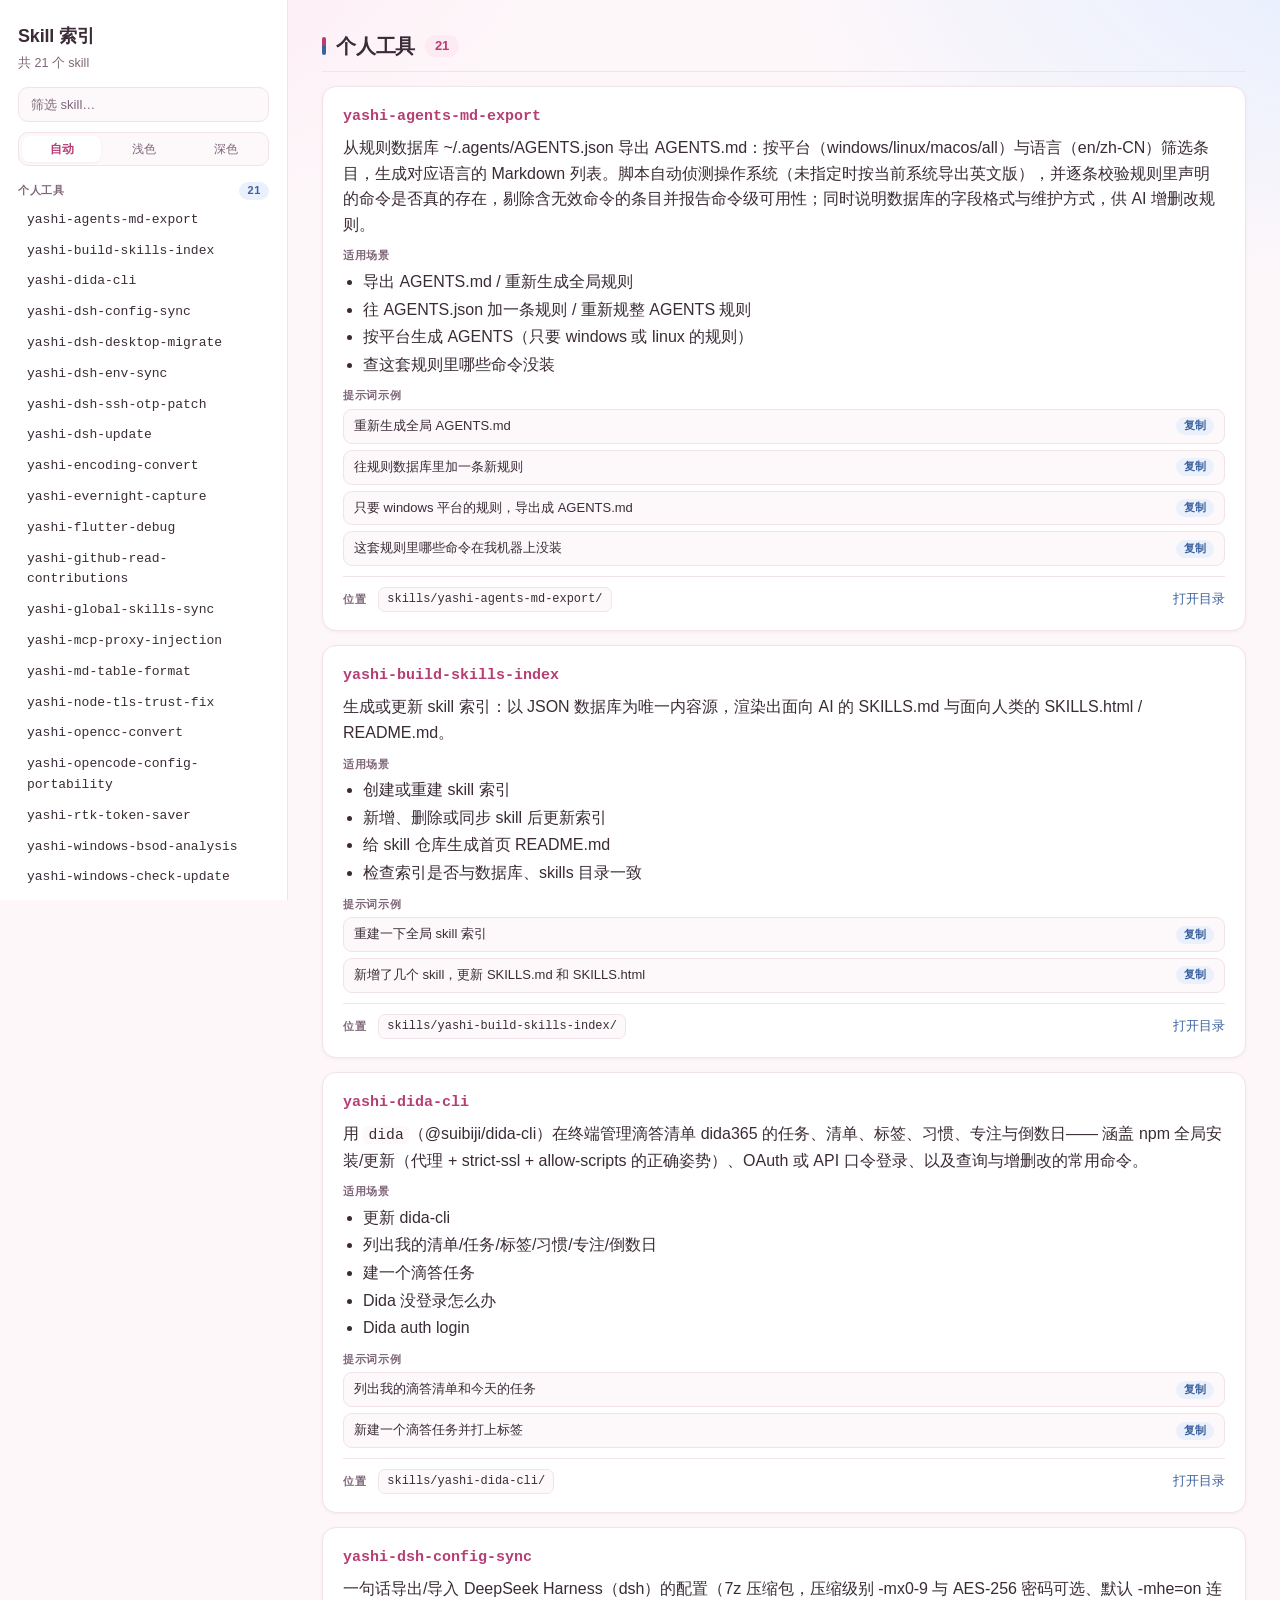
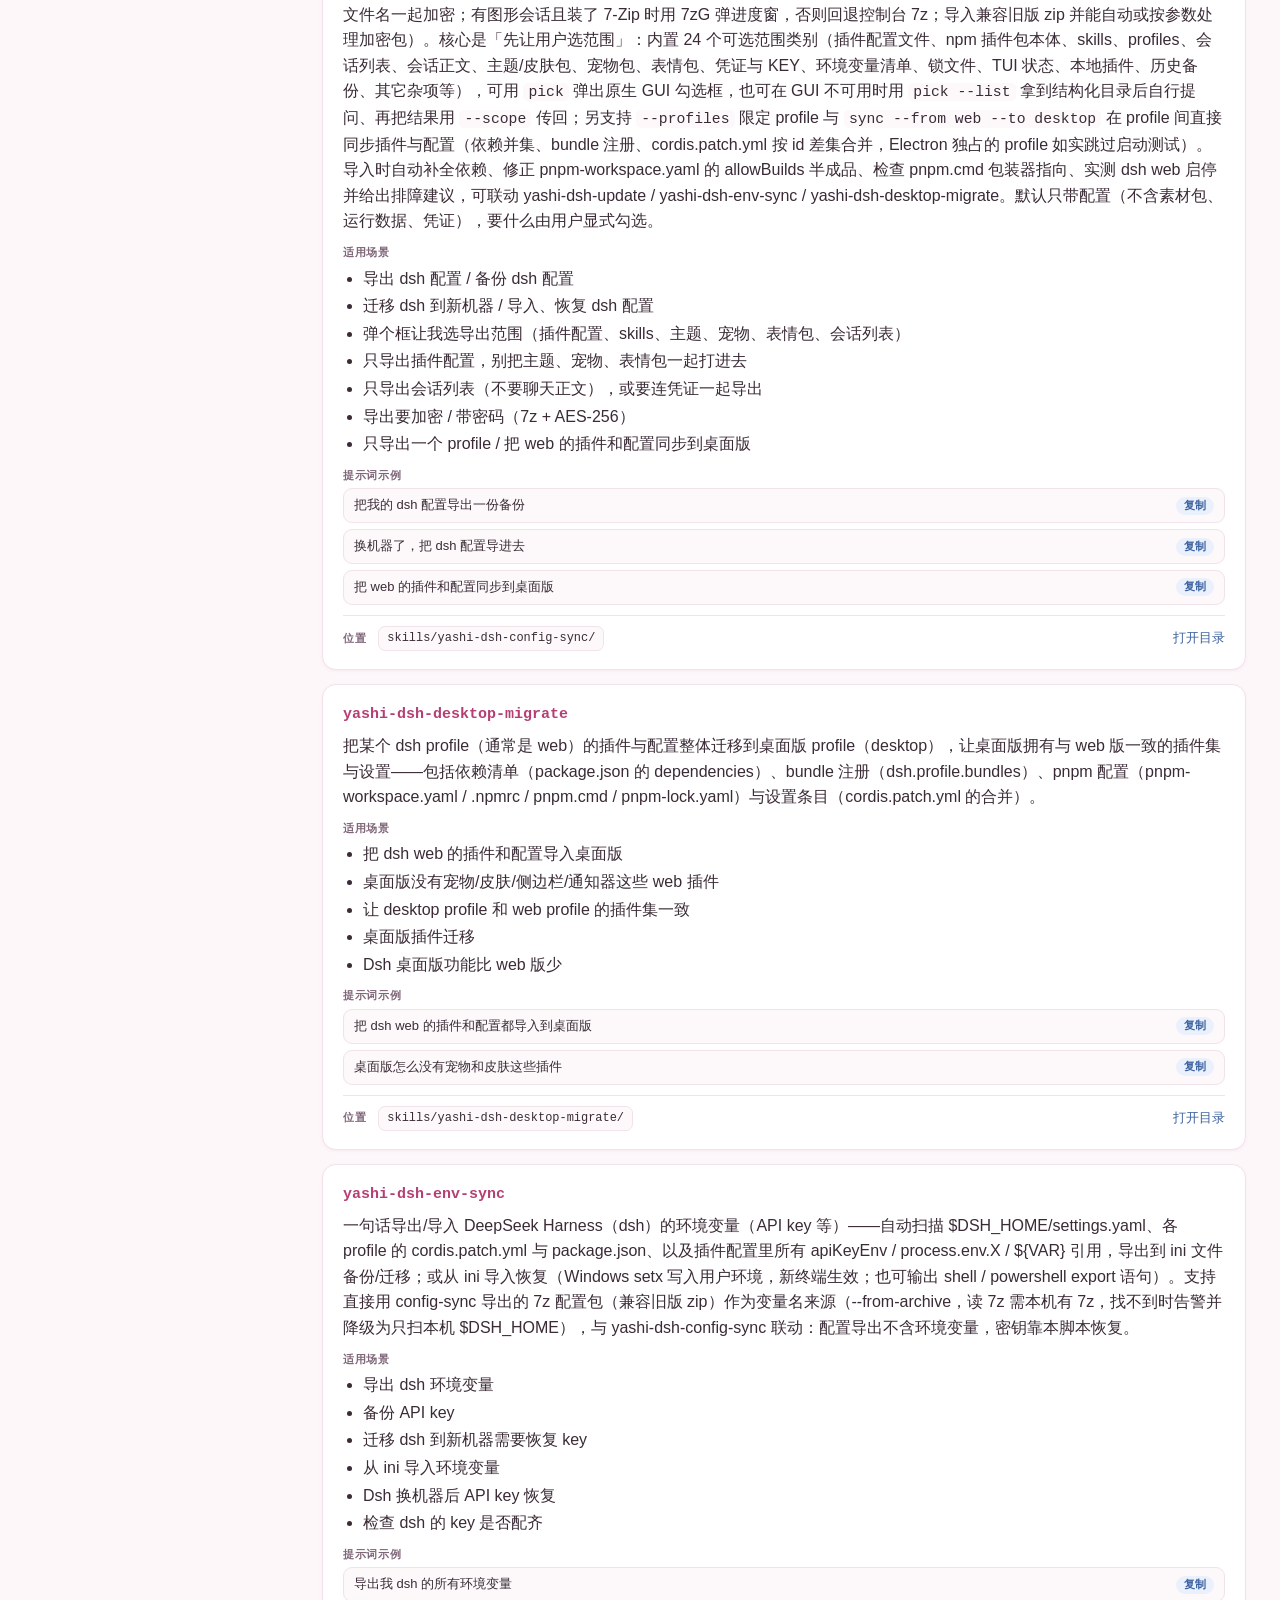
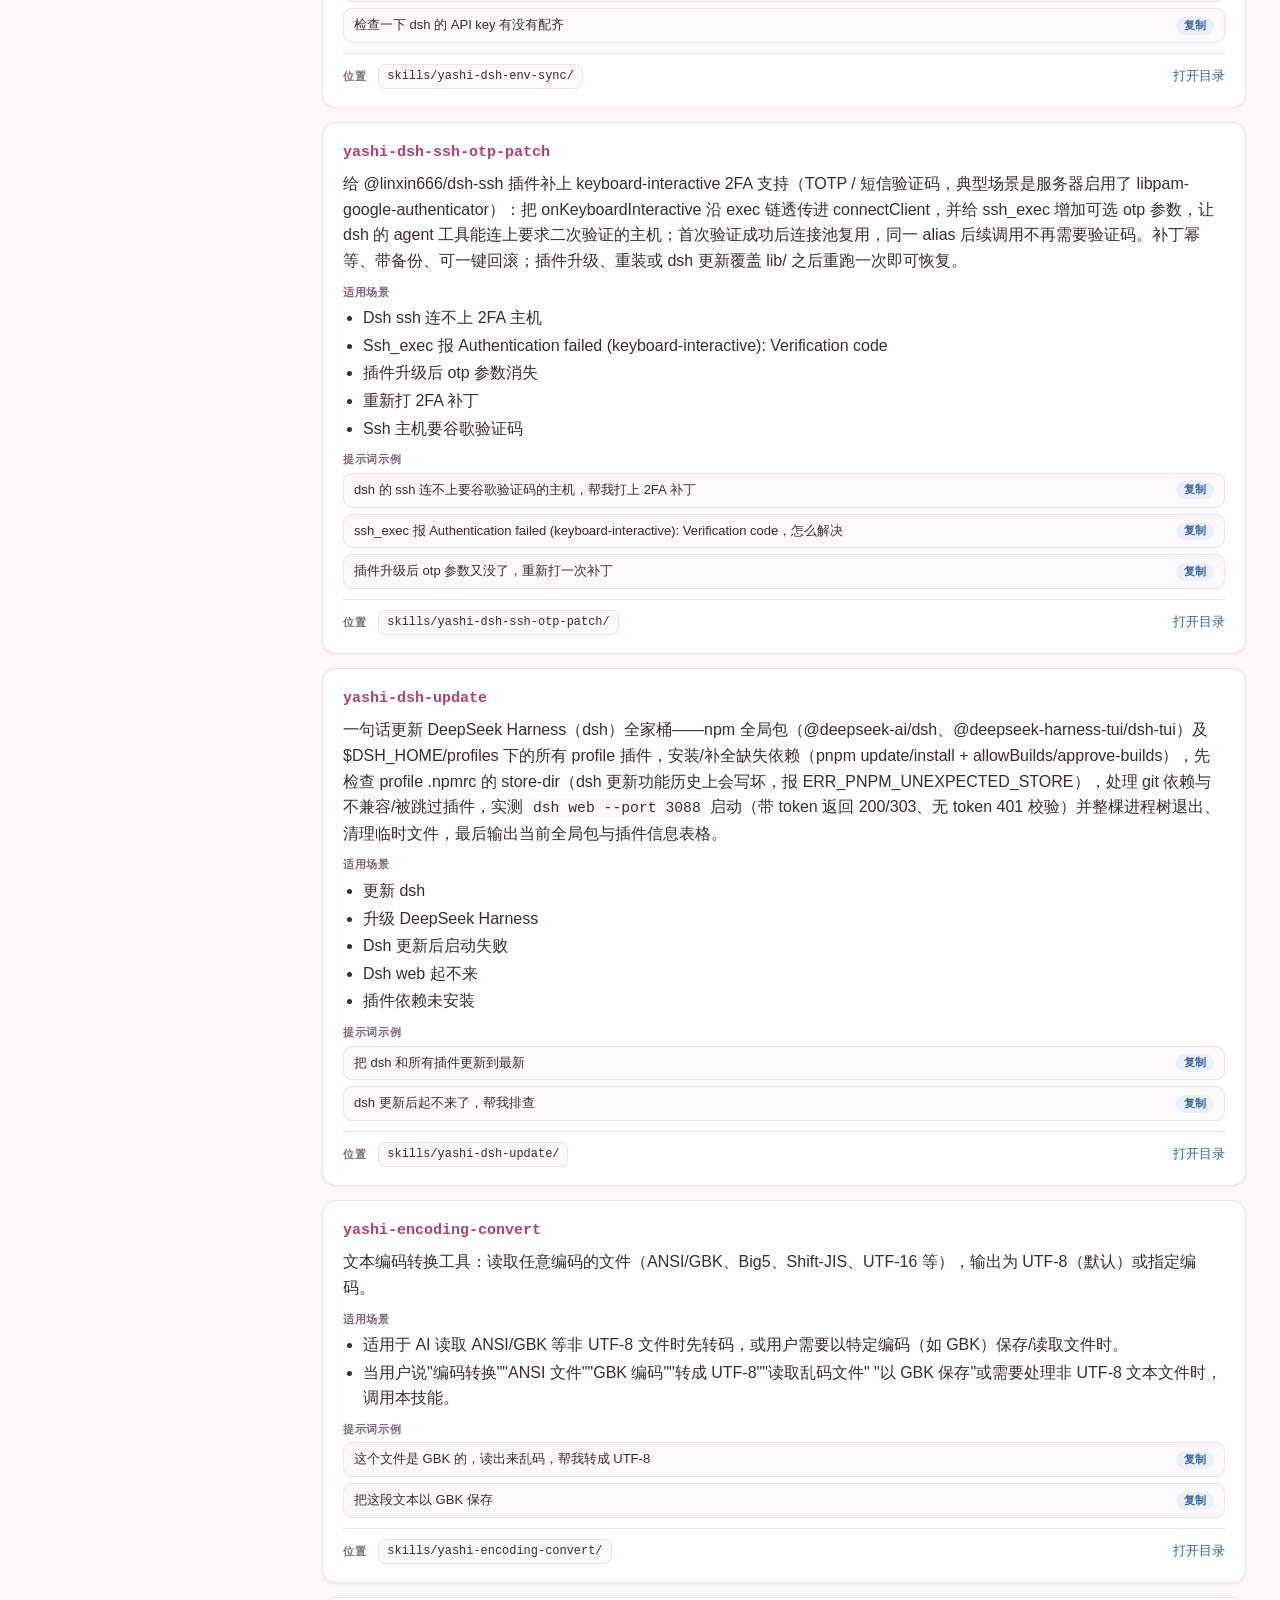
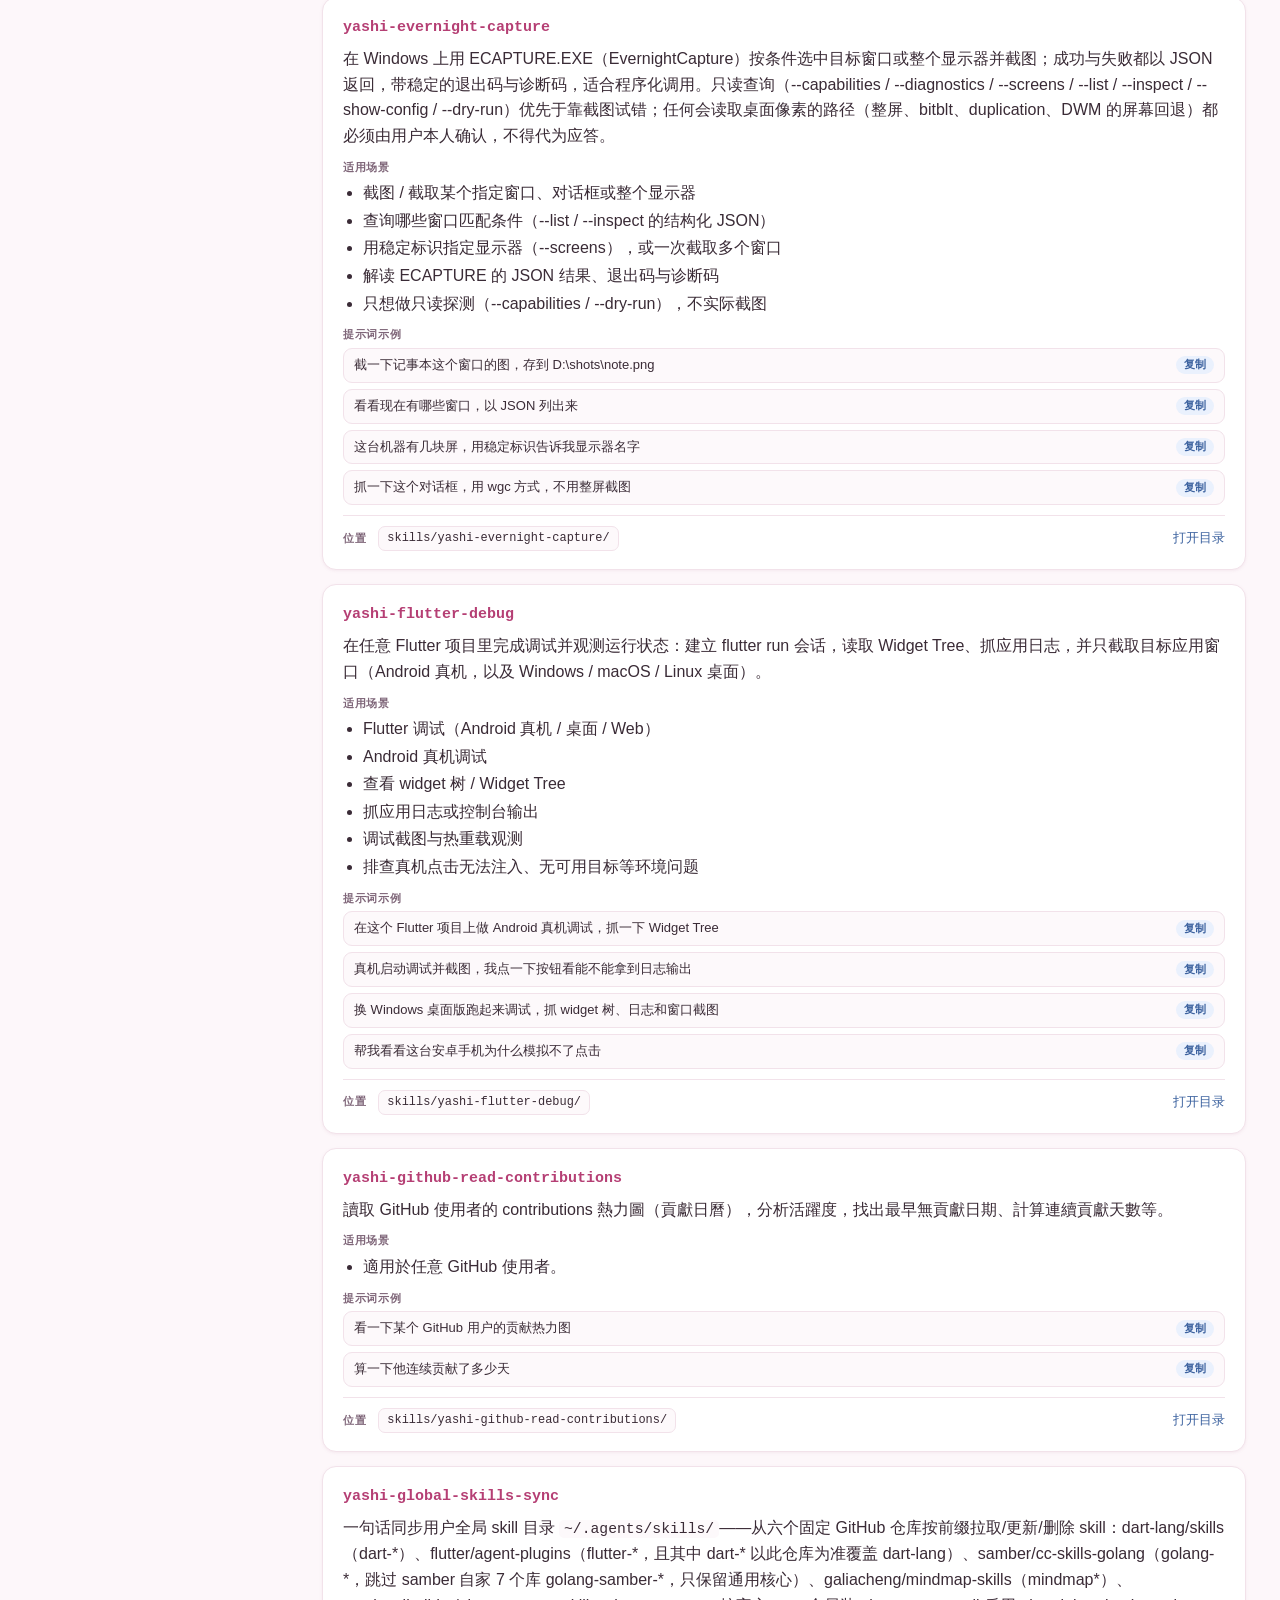
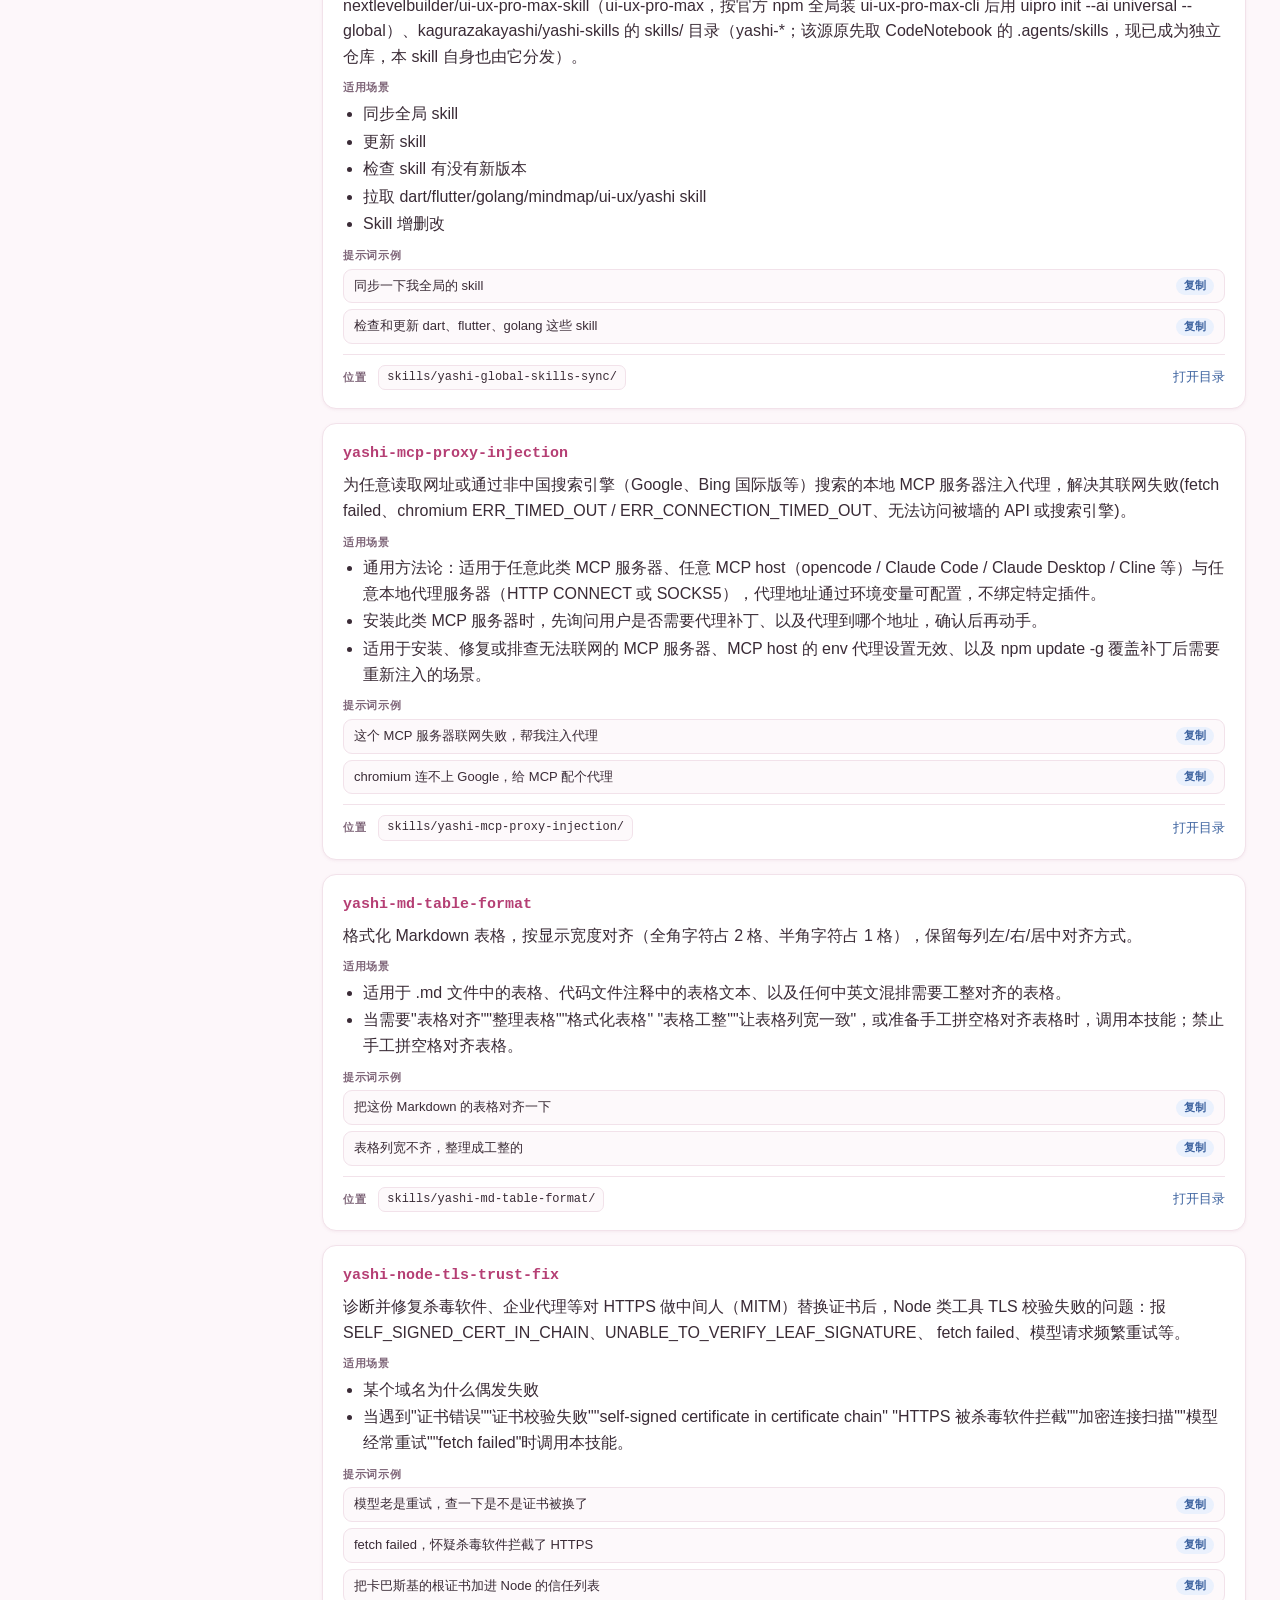
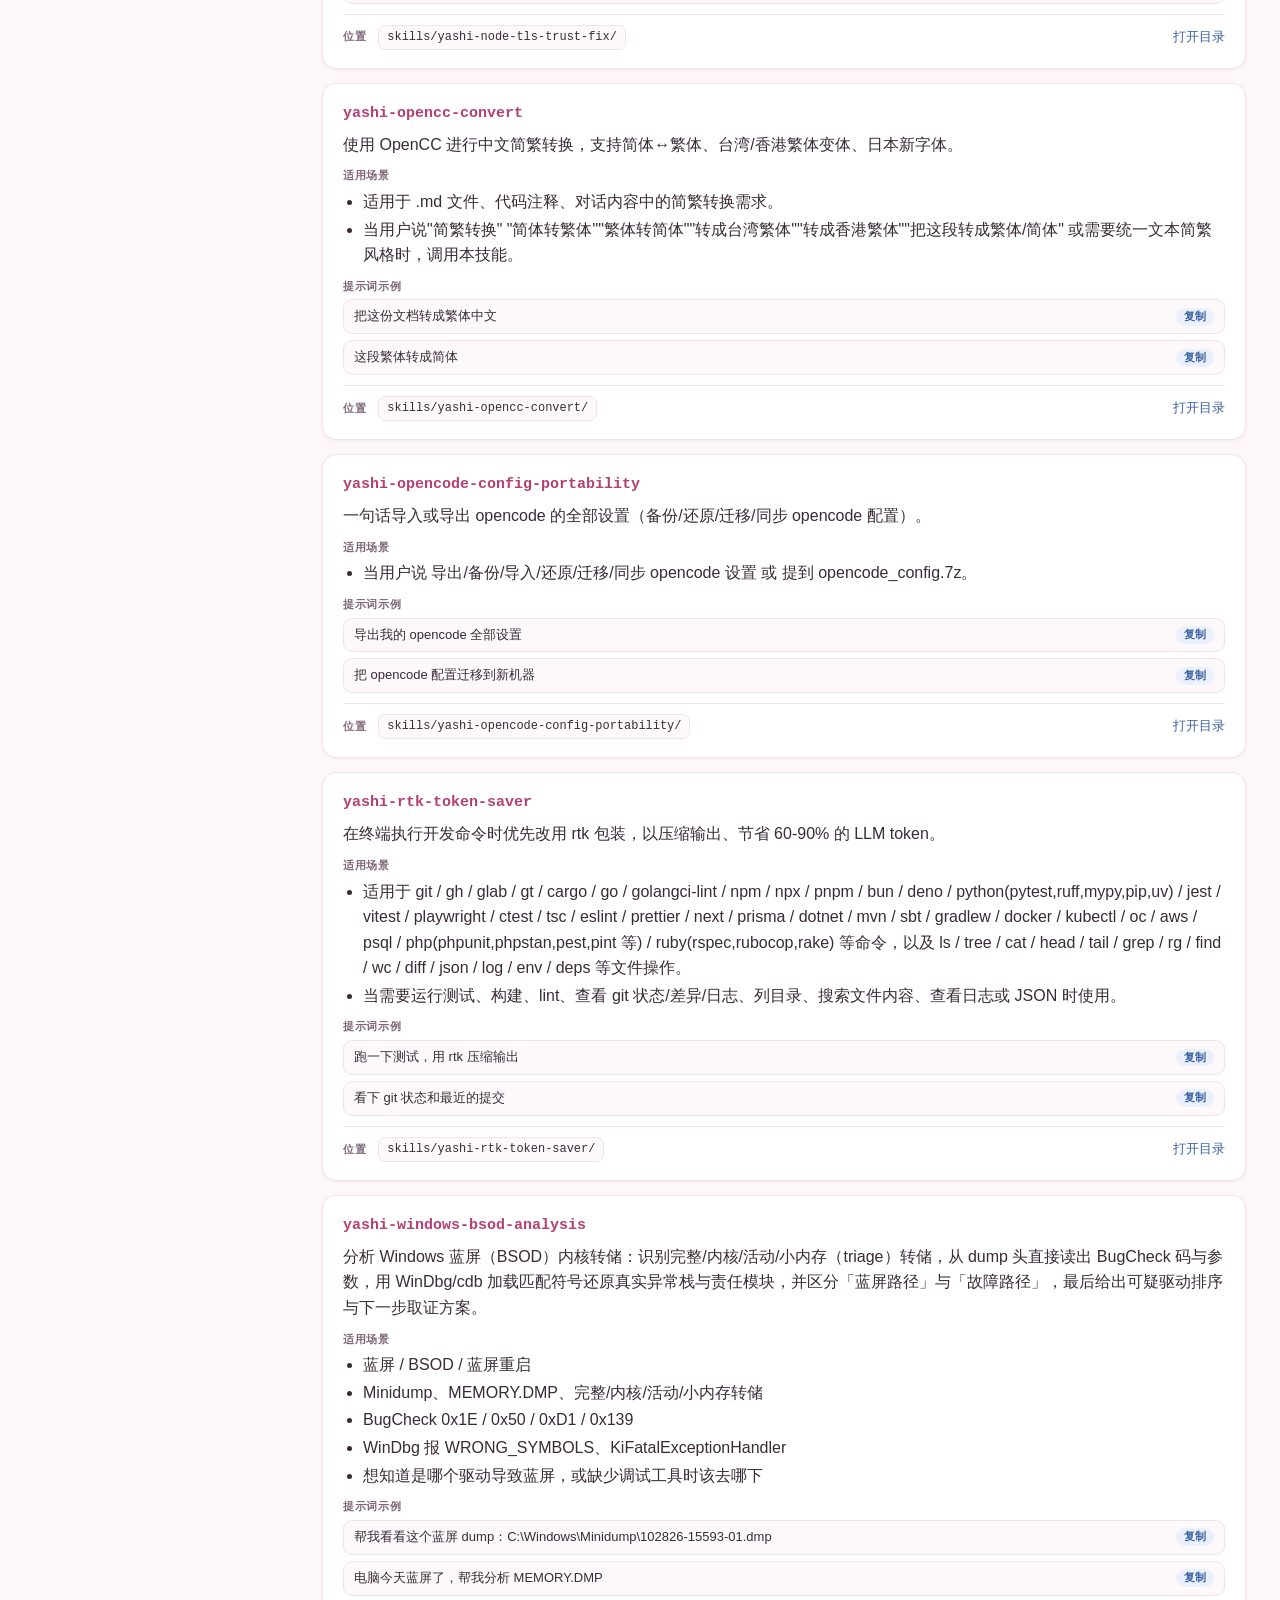
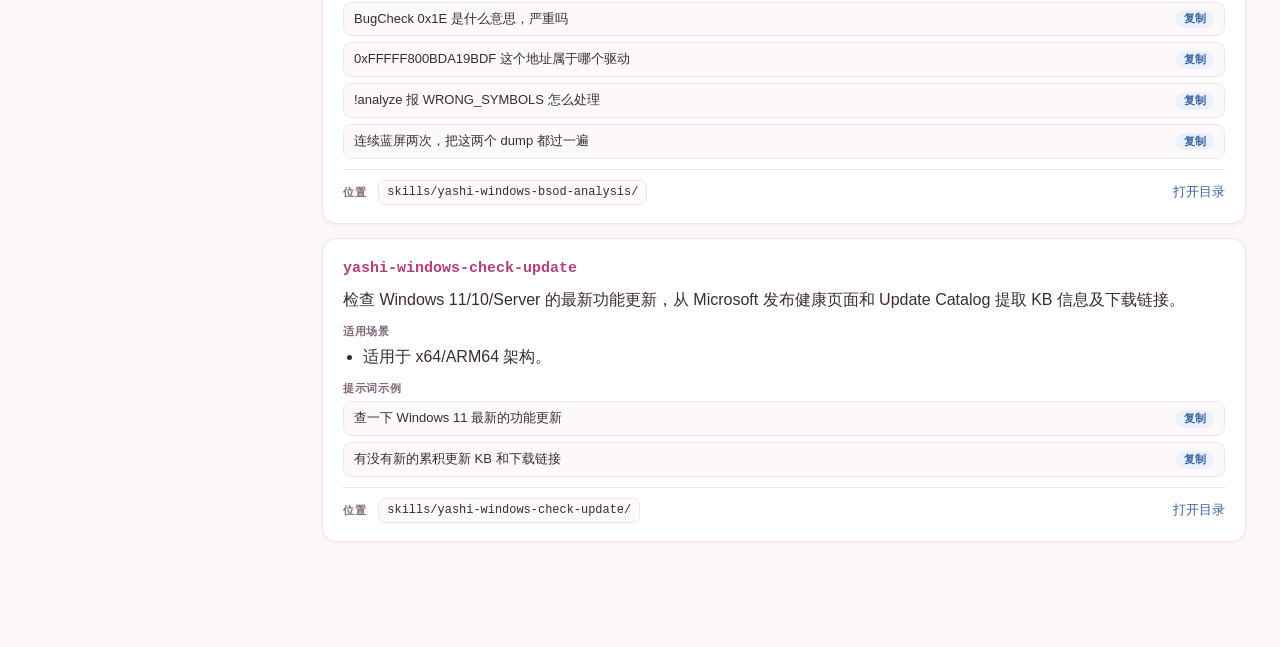
<file: SKILLS.html>
<!DOCTYPE html>
<html lang="zh-Hans">
<head>
<meta charset="utf-8">
<meta name="viewport" content="width=device-width, initial-scale=1">
<title>Skill 索引</title>
<style>/* ============================================================================
   SKILLS.html stylesheet  --  macaron pink / white / blue
   ----------------------------------------------------------------------------
   Source of truth for the page's look. build_skills_index.py reads this file at
   generation time and inlines it into the page's style element, so the page
   stays a single self-contained file with no external requests.

   Theming
   -------
   Every colour is a custom property on :root. Light values live in :root; dark
   values live in :root[data-theme="dark"]. The embedded script sets data-theme
   to "light" or "dark" from <head>, before first paint, so there is no flash.
   Without JavaScript the attribute is never set and the page renders light.

   Contrast: the pink and blue "ink" tokens are the darker macaron shades and
   clear 4.5:1 on the panel colour in their own theme; the soft tokens are
   backgrounds only. Never put --accent-soft / --blue-soft behind body text.
   ========================================================================= */

:root {
  color-scheme: light;

  --bg: #fdf7fa;
  --blob-1: #ffe4f0;
  --blob-2: #e4eeff;

  --panel: #ffffff;
  --panel-2: #fdf9fb;

  --border: #f2e2ea;
  --border-hi: #e5cbdb;

  --text: #3a2b36;
  --muted: #7f6679;

  /* Macaron pink - the primary ink colour. Deep enough to clear 4.5:1 both on
     white and on --accent-soft; the pastel lives in the backgrounds. */
  --accent: #b53f74;
  --accent-soft: #fdeaf2;

  /* Macaron blue - secondary ink, used for counts and folder links. */
  --blue: #3c629f;
  --blue-soft: #eaf1fd;

  /* Amber, reserved for "needs review" / "not translated" states. */
  --warn: #8a5f16;
  --warn-soft: #fff8ea;
  --warn-border: #f0d9a8;

  --shadow-sm: 0 1px 3px rgba(178, 122, 152, 0.10);
  --shadow-md: 0 8px 22px rgba(178, 122, 152, 0.16);

  --radius-card: 14px;
  --radius-ctl: 10px;
}

:root[data-theme="dark"] {
  color-scheme: dark;

  --bg: #191420;
  --blob-1: #3a2033;
  --blob-2: #1e2a44;

  --panel: #241d2c;
  --panel-2: #2a2233;

  --border: #3a2f42;
  --border-hi: #57415f;

  --text: #f3e9f0;
  --muted: #b3a0b1;

  /* Pastel macaron shades, lightened so they read on a dark panel. */
  --accent: #f2a8c8;
  --accent-soft: #3b2436;

  --blue: #a6c6f5;
  --blue-soft: #22304a;

  --warn: #e9c27c;
  --warn-soft: #33291b;
  --warn-border: #6b5836;

  --shadow-sm: 0 1px 3px rgba(0, 0, 0, 0.35);
  --shadow-md: 0 8px 22px rgba(0, 0, 0, 0.50);
}

/* ------------------------------------------------------------------ base -- */

* { box-sizing: border-box; }

html {
  scroll-behavior: smooth;
  -webkit-text-size-adjust: 100%;
}

body {
  margin: 0;
  min-height: 100vh;
  color: var(--text);
  background-color: var(--bg);
  /* Two soft macaron blobs: pink top-left, blue top-right. */
  background-image:
    radial-gradient(1100px 620px at -8% -12%, var(--blob-1), transparent 62%),
    radial-gradient(1000px 560px at 108% -6%, var(--blob-2), transparent 60%);
  background-attachment: fixed;
  background-repeat: no-repeat;
  font-family: -apple-system, BlinkMacSystemFont, "Segoe UI", Roboto,
    "Helvetica Neue", Arial, "PingFang SC", "Microsoft YaHei", sans-serif;
  line-height: 1.6;
  -webkit-font-smoothing: antialiased;
}

::selection { background: var(--accent-soft); }

:focus-visible {
  outline: 2px solid var(--accent);
  outline-offset: 2px;
  border-radius: 6px;
}

/* --------------------------------------------------------------- layout -- */

.layout { display: flex; align-items: flex-start; }

.sidebar {
  width: 288px;
  flex: 0 0 288px;
  position: sticky;
  top: 0;
  height: 100vh;
  overflow-y: auto;
  padding: 22px 18px;
  background: var(--panel);
  border-right: 1px solid var(--border);
}

.sidebar-title {
  font-size: 18px;
  font-weight: 700;
  letter-spacing: -0.01em;
}

.sidebar-count {
  color: var(--muted);
  font-size: 12.5px;
  margin: 2px 0 14px;
}

.content {
  flex: 1;
  min-width: 0;
  max-width: 1080px;
  padding: 30px 34px 72px;
}

/* ---------------------------------------------------------------- search -- */

#search {
  width: 100%;
  padding: 9px 12px;
  margin-bottom: 10px;
  border: 1px solid var(--border);
  border-radius: var(--radius-ctl);
  background: var(--panel-2);
  color: var(--text);
  font-size: 13px;
  font-family: inherit;
  transition: border-color 0.15s ease, box-shadow 0.15s ease;
}

#search::placeholder { color: var(--muted); }

#search:focus {
  outline: none;
  border-color: var(--accent);
  box-shadow: 0 0 0 3px var(--accent-soft);
}

/* --------------------------------------------------------- theme switch -- */

.theme-switch {
  display: grid;
  grid-template-columns: repeat(3, 1fr);
  gap: 3px;
  padding: 3px;
  margin-bottom: 16px;
  background: var(--panel-2);
  border: 1px solid var(--border);
  border-radius: var(--radius-ctl);
}

.theme-btn {
  border: 0;
  border-radius: 7px;
  padding: 6px 0;
  background: transparent;
  color: var(--muted);
  font-family: inherit;
  font-size: 12px;
  line-height: 1.2;
  cursor: pointer;
  transition: background 0.15s ease, color 0.15s ease;
}

.theme-btn:hover { color: var(--text); }

.theme-btn[aria-pressed="true"] {
  background: var(--panel);
  color: var(--accent);
  font-weight: 600;
  box-shadow: var(--shadow-sm);
}

/* -------------------------------------------------------- sidebar nav -- */

.sidebar-group { margin-bottom: 14px; }

.sidebar-group-title {
  display: flex;
  justify-content: space-between;
  align-items: center;
  margin-bottom: 5px;
  font-size: 11px;
  font-weight: 700;
  text-transform: uppercase;
  letter-spacing: 0.06em;
  color: var(--muted);
}

.sidebar-group-count {
  background: var(--blue-soft);
  color: var(--blue);
  border-radius: 999px;
  padding: 0 8px;
  font-size: 11px;
  font-weight: 600;
}

.sidebar-link {
  display: block;
  padding: 5px 9px;
  border-radius: 8px;
  color: var(--text);
  text-decoration: none;
  font-size: 13px;
  font-family: ui-monospace, SFMono-Regular, Consolas, monospace;
  transition: background 0.12s ease, color 0.12s ease;
}

.sidebar-link:hover {
  background: var(--accent-soft);
  color: var(--accent);
}

/* -------------------------------------------------------------- content -- */

.category-section { margin-bottom: 38px; }

.category-title {
  display: flex;
  align-items: center;
  gap: 10px;
  margin: 0 0 14px;
  padding-bottom: 9px;
  border-bottom: 1px solid var(--border);
  font-size: 20px;
  font-weight: 700;
  letter-spacing: -0.012em;
}

/* Pink-over-blue macaron bar in front of every category title. Two solid
   halves rather than a fade: at 4px wide a pink-to-blue gradient muddies
   through purple in the middle. */
.category-title::before {
  content: "";
  width: 4px;
  height: 18px;
  border-radius: 999px;
  background: linear-gradient(180deg,
    var(--accent) 0 50%, var(--blue) 50% 100%);
}

.category-count {
  background: var(--accent-soft);
  color: var(--accent);
  border-radius: 999px;
  padding: 1px 10px;
  font-size: 13px;
  font-weight: 600;
}

/* ---------------------------------------------------------------- cards -- */

.skill-card {
  background: var(--panel);
  border: 1px solid var(--border);
  border-radius: var(--radius-card);
  padding: 18px 20px;
  margin-bottom: 14px;
  box-shadow: var(--shadow-sm);
  scroll-margin-top: 16px;
  transition: border-color 0.15s ease, box-shadow 0.15s ease,
    transform 0.15s ease;
}

.skill-card:hover {
  border-color: var(--border-hi);
  box-shadow: var(--shadow-md);
  transform: translateY(-1px);
}

.skill-card.stale { border-color: var(--warn-border); }

.skill-card.untranslated {
  border-color: var(--warn-border);
  background: var(--warn-soft);
}

.skill-name {
  margin: 0 0 6px;
  font-size: 15px;
  font-family: ui-monospace, SFMono-Regular, Consolas, monospace;
  color: var(--accent);
}

.trans-note {
  margin: 0 0 8px;
  font-size: 12px;
  color: var(--warn);
}

.purpose { margin: 0 0 10px; }

.placeholder {
  color: var(--warn);
  font-style: italic;
}

.use-when .label,
.examples .label,
.location .label {
  margin-right: 6px;
  font-size: 11px;
  font-weight: 700;
  text-transform: uppercase;
  letter-spacing: 0.06em;
  color: var(--muted);
}

.use-when ul {
  margin: 4px 0 10px;
  padding-left: 20px;
}

.use-when li { margin: 2px 0; }

/* ------------------------------------------------------------- examples -- */

.examples { margin: 0 0 10px; }

.example-list {
  display: flex;
  flex-direction: column;
  gap: 6px;
  margin: 4px 0 0;
  padding: 0;
  list-style: none;
}

.example-prompt {
  display: flex;
  align-items: center;
  gap: 10px;
  width: 100%;
  padding: 7px 10px;
  border: 1px solid var(--border);
  border-radius: 9px;
  background: var(--panel-2);
  color: var(--text);
  font-family: inherit;
  font-size: 13px;
  line-height: 1.45;
  text-align: left;
  cursor: pointer;
  transition: border-color 0.15s ease, background 0.15s ease;
}

.example-prompt:hover {
  border-color: var(--border-hi);
  background: var(--accent-soft);
}

.example-text { flex: 1; min-width: 0; }

.example-copy {
  flex: none;
  padding: 1px 8px;
  border-radius: 999px;
  background: var(--blue-soft);
  color: var(--blue);
  font-size: 11px;
  font-weight: 600;
  white-space: nowrap;
}

.example-prompt.is-copied .example-copy {
  background: var(--accent-soft);
  color: var(--accent);
}

.location {
  display: flex;
  flex-wrap: wrap;
  align-items: center;
  gap: 6px;
  border-top: 1px solid var(--border);
  padding-top: 10px;
  font-size: 13px;
  color: var(--muted);
}

.location code {
  font-family: ui-monospace, SFMono-Regular, Consolas, monospace;
  background: var(--panel-2);
  border: 1px solid var(--border);
  border-radius: 7px;
  padding: 2px 8px;
  color: var(--text);
}

.folder-link {
  margin-left: auto;
  color: var(--blue);
  text-decoration: none;
  font-size: 13px;
}

.folder-link:hover { text-decoration: underline; }

code {
  font-family: ui-monospace, SFMono-Regular, Consolas, monospace;
  background: var(--panel-2);
  border-radius: 5px;
  padding: 1px 5px;
  font-size: 0.92em;
}

/* ----------------------------------------------------------- scrollbars -- */

.sidebar::-webkit-scrollbar { width: 10px; }

.sidebar::-webkit-scrollbar-thumb {
  background: var(--border-hi);
  border: 3px solid var(--panel);
  border-radius: 999px;
}

.sidebar::-webkit-scrollbar-track { background: transparent; }

/* ------------------------------------------------------------ responsive -- */

@media (max-width: 900px) {
  .layout { flex-direction: column; }
  .sidebar {
    position: static;
    width: 100%;
    flex-basis: auto;
    height: auto;
    border-right: none;
    border-bottom: 1px solid var(--border);
  }
  .content { padding: 20px 16px 40px; }
}

@media (prefers-reduced-motion: reduce) {
  html { scroll-behavior: auto; }
  * { transition: none !important; }
}
</style>
<script>/* ============================================================================
   SKILLS.html behaviour
   ----------------------------------------------------------------------------
   Source of truth for the page's script. build_skills_index.py reads this file
   at generation time and inlines it into the page head as a script element, so
   the page stays a single self-contained file with no external requests.

   Why <head>: the theme must be applied before the first paint, otherwise the
   page flashes the wrong colours. Everything that touches the DOM is deferred
   to DOMContentLoaded.
   ========================================================================= */

(function () {
  'use strict';

  var THEME_KEY = 'skills-index:theme';
  var MODES = ['auto', 'light', 'dark'];
  var root = document.documentElement;

  function prefersDark() {
    return !!(window.matchMedia &&
      window.matchMedia('(prefers-color-scheme: dark)').matches);
  }

  /* localStorage throws on some file:// and private-mode setups, so never let
     that break the page: fall back to following the system preference. */
  function readMode() {
    try {
      var stored = window.localStorage.getItem(THEME_KEY);
      return MODES.indexOf(stored) !== -1 ? stored : 'auto';
    } catch (err) {
      return 'auto';
    }
  }

  function writeMode(value) {
    try {
      window.localStorage.setItem(THEME_KEY, value);
    } catch (err) {
      /* not persistable; the toggle still works for this page view */
    }
  }

  var mode = readMode();

  function effectiveMode(value) {
    if (value !== 'auto') return value;
    return prefersDark() ? 'dark' : 'light';
  }

  function paint() {
    root.setAttribute('data-theme', effectiveMode(mode));
    root.setAttribute('data-theme-mode', mode);
    var buttons = document.querySelectorAll('.theme-btn');
    for (var i = 0; i < buttons.length; i++) {
      var isActive = buttons[i].getAttribute('data-theme-mode') === mode;
      buttons[i].setAttribute('aria-pressed', isActive ? 'true' : 'false');
    }
  }

  /* Runs during head parsing: sets data-theme before the body is painted. */
  paint();

  /* Keep following the system while the user has not pinned a theme. */
  if (window.matchMedia) {
    var query = window.matchMedia('(prefers-color-scheme: dark)');
    var onSystemChange = function () {
      if (mode === 'auto') paint();
    };
    if (query.addEventListener) {
      query.addEventListener('change', onSystemChange);
    } else if (query.addListener) {
      query.addListener(onSystemChange);
    }
  }

  function applyFilter(input) {
    var q = input.value.trim().toLowerCase();
    var cards = document.querySelectorAll('.skill-card');
    var i;
    for (i = 0; i < cards.length; i++) {
      cards[i].style.display =
        (!q || cards[i].dataset.text.indexOf(q) !== -1) ? '' : 'none';
    }
    var links = document.querySelectorAll('.sidebar-link');
    for (i = 0; i < links.length; i++) {
      links[i].style.display =
        (!q || links[i].dataset.text.indexOf(q) !== -1) ? '' : 'none';
    }
    var sections = document.querySelectorAll('.category-section');
    for (i = 0; i < sections.length; i++) {
      var visibleCards =
        sections[i].querySelectorAll('.skill-card:not([style*="display: none"])');
      sections[i].style.display = visibleCards.length ? '' : 'none';
    }
    var groups = document.querySelectorAll('.sidebar-group');
    for (i = 0; i < groups.length; i++) {
      var visibleLinks =
        groups[i].querySelectorAll('.sidebar-link:not([style*="display: none"])');
      groups[i].style.display = visibleLinks.length ? '' : 'none';
    }
  }

  /* navigator.clipboard is undefined on file:// (not a secure context), so fall
     back to the legacy textarea + execCommand path. */
  function copyText(text) {
    if (navigator.clipboard && navigator.clipboard.writeText) {
      return navigator.clipboard.writeText(text);
    }
    return new Promise(function (resolve, reject) {
      var area = document.createElement('textarea');
      area.value = text;
      area.setAttribute('readonly', '');
      area.style.position = 'fixed';
      area.style.top = '-1000px';
      document.body.appendChild(area);
      area.select();
      var ok = false;
      try {
        ok = document.execCommand('copy');
      } catch (err) {
        ok = false;
      }
      document.body.removeChild(area);
      if (ok) resolve(); else reject(new Error('copy failed'));
    });
  }

  function wireExamplePrompts() {
    var blocks = document.querySelectorAll('.examples');
    for (var b = 0; b < blocks.length; b++) {
      var block = blocks[b];
      var label = block.getAttribute('data-copy-label') || '';
      var copiedLabel = block.getAttribute('data-copied-label') || label;
      var buttons = block.querySelectorAll('.example-prompt');
      for (var i = 0; i < buttons.length; i++) {
        (function (button) {
          button.addEventListener('click', function () {
            var chip = button.querySelector('.example-copy');
            var settle = function (ok) {
              if (!chip) return;
              chip.textContent = ok ? copiedLabel : label;
              if (ok) button.classList.add('is-copied');
              window.setTimeout(function () {
                chip.textContent = label;
                button.classList.remove('is-copied');
              }, 1400);
            };
            copyText(button.getAttribute('data-copy') || '')
              .then(function () { settle(true); }, function () { settle(false); });
          });
        })(buttons[i]);
      }
    }
  }

  document.addEventListener('DOMContentLoaded', function () {
    var buttons = document.querySelectorAll('.theme-btn');
    for (var i = 0; i < buttons.length; i++) {
      buttons[i].addEventListener('click', function (ev) {
        var next = ev.currentTarget.getAttribute('data-theme-mode') || 'auto';
        mode = MODES.indexOf(next) !== -1 ? next : 'auto';
        writeMode(mode);
        paint();
      });
    }
    paint();
    wireExamplePrompts();

    var input = document.getElementById('search');
    if (!input) return;
    input.addEventListener('input', function () {
      applyFilter(input);
    });
    input.addEventListener('keydown', function (ev) {
      if (ev.key === 'Escape' && input.value) {
        input.value = '';
        applyFilter(input);
      }
    });
  });
})();
</script>
</head>
<body>
<div class="layout">
<nav class="sidebar"><div class="sidebar-title">Skill 索引</div><div class="sidebar-count">共 21 个 skill</div><input id="search" type="search" placeholder="筛选 skill…" autocomplete="off" aria-label="筛选 skill"><div class="theme-switch" role="group" aria-label="配色主题"><button type="button" class="theme-btn" data-theme-mode="auto">自动</button><button type="button" class="theme-btn" data-theme-mode="light">浅色</button><button type="button" class="theme-btn" data-theme-mode="dark">深色</button></div><div class="sidebar-group"><div class="sidebar-group-title">个人工具<span class="sidebar-group-count">21</span></div><a class="sidebar-link" href="#yashi-agents-md-export" data-text="yashi-agents-md-export 从规则数据库 ~/.agents/agents.json 导出 agents.md：按平台（windows/linux/macos/all）与语言（en/zh-cn）筛选条目，生成对应语言的 markdown 列表。脚本自动侦测操作系统（未指定时按当前系统导出英文版），并逐条校验规则里声明的命令是否真的存在，剔除含无效命令的条目并报告命令级可用性；同时说明数据库的字段格式与维护方式，供 ai 增删改规则。 导出 agents.md / 重新生成全局规则 往 agents.json 加一条规则 / 重新规整 agents 规则 按平台生成 agents（只要 windows 或 linux 的规则） 查这套规则里哪些命令没装 重新生成全局 agents.md 往规则数据库里加一条新规则 只要 windows 平台的规则，导出成 agents.md 这套规则里哪些命令在我机器上没装">yashi-agents-md-export</a><a class="sidebar-link" href="#yashi-build-skills-index" data-text="yashi-build-skills-index 生成或更新 skill 索引：以 json 数据库为唯一内容源，渲染出面向 ai 的 skills.md 与面向人类的 skills.html / readme.md。 创建或重建 skill 索引 新增、删除或同步 skill 后更新索引 给 skill 仓库生成首页 readme.md 检查索引是否与数据库、skills 目录一致 重建一下全局 skill 索引 新增了几个 skill，更新 skills.md 和 skills.html">yashi-build-skills-index</a><a class="sidebar-link" href="#yashi-dida-cli" data-text="yashi-dida-cli 用 `dida`（@suibiji/dida-cli）在终端管理滴答清单 dida365 的任务、清单、标签、习惯、专注与倒数日—— 涵盖 npm 全局安装/更新（代理 + strict-ssl + allow-scripts 的正确姿势）、oauth 或 api 口令登录、以及查询与增删改的常用命令。 更新 dida-cli 列出我的清单/任务/标签/习惯/专注/倒数日 建一个滴答任务 dida 没登录怎么办 dida auth login 列出我的滴答清单和今天的任务 新建一个滴答任务并打上标签">yashi-dida-cli</a><a class="sidebar-link" href="#yashi-dsh-config-sync" data-text="yashi-dsh-config-sync 一句话导出/导入 deepseek harness（dsh）的配置（7z 压缩包，压缩级别 -mx0-9 与 aes-256 密码可选、默认 -mhe=on 连文件名一起加密；有图形会话且装了 7-zip 时用 7zg 弹进度窗，否则回退控制台 7z；导入兼容旧版 zip 并能自动或按参数处理加密包）。核心是「先让用户选范围」：内置 24 个可选范围类别（插件配置文件、npm 插件包本体、skills、profiles、会话列表、会话正文、主题/皮肤包、宠物包、表情包、凭证与 key、环境变量清单、锁文件、tui 状态、本地插件、历史备份、其它杂项等），可用 `pick` 弹出原生 gui 勾选框，也可在 gui 不可用时用 `pick --list` 拿到结构化目录后自行提问、再把结果用 `--scope` 传回；另支持 `--profiles` 限定 profile 与 `sync --from web --to desktop` 在 profile 间直接同步插件与配置（依赖并集、bundle 注册、cordis.patch.yml 按 id 差集合并，electron 独占的 profile 如实跳过启动测试）。导入时自动补全依赖、修正 pnpm-workspace.yaml 的 allowbuilds 半成品、检查 pnpm.cmd 包装器指向、实测 dsh web 启停并给出排障建议，可联动 yashi-dsh-update / yashi-dsh-env-sync / yashi-dsh-desktop-migrate。默认只带配置（不含素材包、运行数据、凭证），要什么由用户显式勾选。 导出 dsh 配置 / 备份 dsh 配置 迁移 dsh 到新机器 / 导入、恢复 dsh 配置 弹个框让我选导出范围（插件配置、skills、主题、宠物、表情包、会话列表） 只导出插件配置，别把主题、宠物、表情包一起打进去 只导出会话列表（不要聊天正文），或要连凭证一起导出 导出要加密 / 带密码（7z + aes-256） 只导出一个 profile / 把 web 的插件和配置同步到桌面版 把我的 dsh 配置导出一份备份 换机器了，把 dsh 配置导进去 把 web 的插件和配置同步到桌面版">yashi-dsh-config-sync</a><a class="sidebar-link" href="#yashi-dsh-desktop-migrate" data-text="yashi-dsh-desktop-migrate 把某个 dsh profile（通常是 web）的插件与配置整体迁移到桌面版 profile（desktop），让桌面版拥有与 web 版一致的插件集与设置——包括依赖清单（package.json 的 dependencies）、bundle 注册（dsh.profile.bundles）、pnpm 配置（pnpm-workspace.yaml / .npmrc / pnpm.cmd / pnpm-lock.yaml）与设置条目（cordis.patch.yml 的合并）。 把 dsh web 的插件和配置导入桌面版 桌面版没有宠物/皮肤/侧边栏/通知器这些 web 插件 让 desktop profile 和 web profile 的插件集一致 桌面版插件迁移 dsh 桌面版功能比 web 版少 把 dsh web 的插件和配置都导入到桌面版 桌面版怎么没有宠物和皮肤这些插件">yashi-dsh-desktop-migrate</a><a class="sidebar-link" href="#yashi-dsh-env-sync" data-text="yashi-dsh-env-sync 一句话导出/导入 deepseek harness（dsh）的环境变量（api key 等）——自动扫描 $dsh_home/settings.yaml、各 profile 的 cordis.patch.yml 与 package.json、以及插件配置里所有 apikeyenv / process.env.x / ${var} 引用，导出到 ini 文件备份/迁移；或从 ini 导入恢复（windows setx 写入用户环境，新终端生效；也可输出 shell / powershell export 语句）。支持直接用 config-sync 导出的 7z 配置包（兼容旧版 zip）作为变量名来源（--from-archive，读 7z 需本机有 7z，找不到时告警并降级为只扫本机 $dsh_home），与 yashi-dsh-config-sync 联动：配置导出不含环境变量，密钥靠本脚本恢复。 导出 dsh 环境变量 备份 api key 迁移 dsh 到新机器需要恢复 key 从 ini 导入环境变量 dsh 换机器后 api key 恢复 检查 dsh 的 key 是否配齐 导出我 dsh 的所有环境变量 检查一下 dsh 的 api key 有没有配齐">yashi-dsh-env-sync</a><a class="sidebar-link" href="#yashi-dsh-ssh-otp-patch" data-text="yashi-dsh-ssh-otp-patch 给 @linxin666/dsh-ssh 插件补上 keyboard-interactive 2fa 支持（totp / 短信验证码，典型场景是服务器启用了 libpam-google-authenticator）：把 onkeyboardinteractive 沿 exec 链透传进 connectclient，并给 ssh_exec 增加可选 otp 参数，让 dsh 的 agent 工具能连上要求二次验证的主机；首次验证成功后连接池复用，同一 alias 后续调用不再需要验证码。补丁幂等、带备份、可一键回滚；插件升级、重装或 dsh 更新覆盖 lib/ 之后重跑一次即可恢复。 dsh ssh 连不上 2fa 主机 ssh_exec 报 authentication failed (keyboard-interactive): verification code 插件升级后 otp 参数消失 重新打 2fa 补丁 ssh 主机要谷歌验证码 dsh 的 ssh 连不上要谷歌验证码的主机，帮我打上 2fa 补丁 ssh_exec 报 authentication failed (keyboard-interactive): verification code，怎么解决 插件升级后 otp 参数又没了，重新打一次补丁">yashi-dsh-ssh-otp-patch</a><a class="sidebar-link" href="#yashi-dsh-update" data-text="yashi-dsh-update 一句话更新 deepseek harness（dsh）全家桶——npm 全局包（@deepseek-ai/dsh、@deepseek-harness-tui/dsh-tui）及 $dsh_home/profiles 下的所有 profile 插件，安装/补全缺失依赖（pnpm update/install + allowbuilds/approve-builds），先检查 profile .npmrc 的 store-dir（dsh 更新功能历史上会写坏，报 err_pnpm_unexpected_store），处理 git 依赖与不兼容/被跳过插件，实测 `dsh web --port 3088` 启动（带 token 返回 200/303、无 token 401 校验）并整棵进程树退出、清理临时文件，最后输出当前全局包与插件信息表格。 更新 dsh 升级 deepseek harness dsh 更新后启动失败 dsh web 起不来 插件依赖未安装 把 dsh 和所有插件更新到最新 dsh 更新后起不来了，帮我排查">yashi-dsh-update</a><a class="sidebar-link" href="#yashi-encoding-convert" data-text="yashi-encoding-convert 文本编码转换工具：读取任意编码的文件（ansi/gbk、big5、shift-jis、utf-16 等），输出为 utf-8（默认）或指定编码。 适用于 ai 读取 ansi/gbk 等非 utf-8 文件时先转码，或用户需要以特定编码（如 gbk）保存/读取文件时。 当用户说&quot;编码转换&quot;&quot;ansi 文件&quot;&quot;gbk 编码&quot;&quot;转成 utf-8&quot;&quot;读取乱码文件&quot; &quot;以 gbk 保存&quot;或需要处理非 utf-8 文本文件时，调用本技能。 这个文件是 gbk 的，读出来乱码，帮我转成 utf-8 把这段文本以 gbk 保存">yashi-encoding-convert</a><a class="sidebar-link" href="#yashi-evernight-capture" data-text="yashi-evernight-capture 在 windows 上用 ecapture.exe（evernightcapture）按条件选中目标窗口或整个显示器并截图；成功与失败都以 json 返回，带稳定的退出码与诊断码，适合程序化调用。只读查询（--capabilities / --diagnostics / --screens / --list / --inspect / --show-config / --dry-run）优先于靠截图试错；任何会读取桌面像素的路径（整屏、bitblt、duplication、dwm 的屏幕回退）都必须由用户本人确认，不得代为应答。 截图 / 截取某个指定窗口、对话框或整个显示器 查询哪些窗口匹配条件（--list / --inspect 的结构化 json） 用稳定标识指定显示器（--screens），或一次截取多个窗口 解读 ecapture 的 json 结果、退出码与诊断码 只想做只读探测（--capabilities / --dry-run），不实际截图 截一下记事本这个窗口的图，存到 d:\shots\note.png 看看现在有哪些窗口，以 json 列出来 这台机器有几块屏，用稳定标识告诉我显示器名字 抓一下这个对话框，用 wgc 方式，不用整屏截图">yashi-evernight-capture</a><a class="sidebar-link" href="#yashi-flutter-debug" data-text="yashi-flutter-debug 在任意 flutter 项目里完成调试并观测运行状态：建立 flutter run 会话，读取 widget tree、抓应用日志，并只截取目标应用窗口（android 真机，以及 windows / macos / linux 桌面）。 flutter 调试（android 真机 / 桌面 / web） android 真机调试 查看 widget 树 / widget tree 抓应用日志或控制台输出 调试截图与热重载观测 排查真机点击无法注入、无可用目标等环境问题 在这个 flutter 项目上做 android 真机调试，抓一下 widget tree 真机启动调试并截图，我点一下按钮看能不能拿到日志输出 换 windows 桌面版跑起来调试，抓 widget 树、日志和窗口截图 帮我看看这台安卓手机为什么模拟不了点击">yashi-flutter-debug</a><a class="sidebar-link" href="#yashi-github-read-contributions" data-text="yashi-github-read-contributions 讀取 github 使用者的 contributions 熱力圖（貢獻日曆），分析活躍度，找出最早無貢獻日期、計算連續貢獻天數等。 適用於任意 github 使用者。 看一下某个 github 用户的贡献热力图 算一下他连续贡献了多少天">yashi-github-read-contributions</a><a class="sidebar-link" href="#yashi-global-skills-sync" data-text="yashi-global-skills-sync 一句话同步用户全局 skill 目录 `~/.agents/skills/`——从六个固定 github 仓库按前缀拉取/更新/删除 skill：dart-lang/skills（dart-*）、flutter/agent-plugins（flutter-*，且其中 dart-* 以此仓库为准覆盖 dart-lang）、samber/cc-skills-golang（golang-*，跳过 samber 自家 7 个库 golang-samber-*，只保留通用核心）、galiacheng/mindmap-skills（mindmap*）、nextlevelbuilder/ui-ux-pro-max-skill（ui-ux-pro-max，按官方 npm 全局装 ui-ux-pro-max-cli 后用 uipro init --ai universal --global）、kagurazakayashi/yashi-skills 的 skills/ 目录（yashi-*；该源原先取 codenotebook 的 .agents/skills，现已成为独立仓库，本 skill 自身也由它分发）。 同步全局 skill 更新 skill 检查 skill 有没有新版本 拉取 dart/flutter/golang/mindmap/ui-ux/yashi skill skill 增删改 同步一下我全局的 skill 检查和更新 dart、flutter、golang 这些 skill">yashi-global-skills-sync</a><a class="sidebar-link" href="#yashi-mcp-proxy-injection" data-text="yashi-mcp-proxy-injection 为任意读取网址或通过非中国搜索引擎（google、bing 国际版等）搜索的本地 mcp 服务器注入代理，解决其联网失败(fetch failed、chromium err_timed_out / err_connection_timed_out、无法访问被墙的 api 或搜索引擎)。 通用方法论：适用于任意此类 mcp 服务器、任意 mcp host（opencode / claude code / claude desktop / cline 等）与任意本地代理服务器（http connect 或 socks5），代理地址通过环境变量可配置，不绑定特定插件。 安装此类 mcp 服务器时，先询问用户是否需要代理补丁、以及代理到哪个地址，确认后再动手。 适用于安装、修复或排查无法联网的 mcp 服务器、mcp host 的 env 代理设置无效、以及 npm update -g 覆盖补丁后需要重新注入的场景。 这个 mcp 服务器联网失败，帮我注入代理 chromium 连不上 google，给 mcp 配个代理">yashi-mcp-proxy-injection</a><a class="sidebar-link" href="#yashi-md-table-format" data-text="yashi-md-table-format 格式化 markdown 表格，按显示宽度对齐（全角字符占 2 格、半角字符占 1 格），保留每列左/右/居中对齐方式。 适用于 .md 文件中的表格、代码文件注释中的表格文本、以及任何中英文混排需要工整对齐的表格。 当需要&quot;表格对齐&quot;&quot;整理表格&quot;&quot;格式化表格&quot; &quot;表格工整&quot;&quot;让表格列宽一致&quot;，或准备手工拼空格对齐表格时，调用本技能；禁止手工拼空格对齐表格。 把这份 markdown 的表格对齐一下 表格列宽不齐，整理成工整的">yashi-md-table-format</a><a class="sidebar-link" href="#yashi-node-tls-trust-fix" data-text="yashi-node-tls-trust-fix 诊断并修复杀毒软件、企业代理等对 https 做中间人（mitm）替换证书后，node 类工具 tls 校验失败的问题：报 self_signed_cert_in_chain、unable_to_verify_leaf_signature、 fetch failed、模型请求频繁重试等。 某个域名为什么偶发失败 当遇到&quot;证书错误&quot;&quot;证书校验失败&quot;&quot;self-signed certificate in certificate chain&quot; &quot;https 被杀毒软件拦截&quot;&quot;加密连接扫描&quot;&quot;模型经常重试&quot;&quot;fetch failed&quot;时调用本技能。 模型老是重试，查一下是不是证书被换了 fetch failed，怀疑杀毒软件拦截了 https 把卡巴斯基的根证书加进 node 的信任列表">yashi-node-tls-trust-fix</a><a class="sidebar-link" href="#yashi-opencc-convert" data-text="yashi-opencc-convert 使用 opencc 进行中文简繁转换，支持简体↔繁体、台湾/香港繁体变体、日本新字体。 适用于 .md 文件、代码注释、对话内容中的简繁转换需求。 当用户说&quot;简繁转换&quot; &quot;简体转繁体&quot;&quot;繁体转简体&quot;&quot;转成台湾繁体&quot;&quot;转成香港繁体&quot;&quot;把这段转成繁体/简体&quot; 或需要统一文本简繁风格时，调用本技能。 把这份文档转成繁体中文 这段繁体转成简体">yashi-opencc-convert</a><a class="sidebar-link" href="#yashi-opencode-config-portability" data-text="yashi-opencode-config-portability 一句话导入或导出 opencode 的全部设置（备份/还原/迁移/同步 opencode 配置）。 当用户说 导出/备份/导入/还原/迁移/同步 opencode 设置 或 提到 opencode_config.7z。 导出我的 opencode 全部设置 把 opencode 配置迁移到新机器">yashi-opencode-config-portability</a><a class="sidebar-link" href="#yashi-rtk-token-saver" data-text="yashi-rtk-token-saver 在终端执行开发命令时优先改用 rtk 包装，以压缩输出、节省 60-90% 的 llm token。 适用于 git / gh / glab / gt / cargo / go / golangci-lint / npm / npx / pnpm / bun / deno / python(pytest,ruff,mypy,pip,uv) / jest / vitest / playwright / ctest / tsc / eslint / prettier / next / prisma / dotnet / mvn / sbt / gradlew / docker / kubectl / oc / aws / psql / php(phpunit,phpstan,pest,pint 等) / ruby(rspec,rubocop,rake) 等命令，以及 ls / tree / cat / head / tail / grep / rg / find / wc / diff / json / log / env / deps 等文件操作。 当需要运行测试、构建、lint、查看 git 状态/差异/日志、列目录、搜索文件内容、查看日志或 json 时使用。 跑一下测试，用 rtk 压缩输出 看下 git 状态和最近的提交">yashi-rtk-token-saver</a><a class="sidebar-link" href="#yashi-windows-bsod-analysis" data-text="yashi-windows-bsod-analysis 分析 windows 蓝屏（bsod）内核转储：识别完整/内核/活动/小内存（triage）转储，从 dump 头直接读出 bugcheck 码与参数，用 windbg/cdb 加载匹配符号还原真实异常栈与责任模块，并区分「蓝屏路径」与「故障路径」，最后给出可疑驱动排序与下一步取证方案。 蓝屏 / bsod / 蓝屏重启 minidump、memory.dmp、完整/内核/活动/小内存转储 bugcheck 0x1e / 0x50 / 0xd1 / 0x139 windbg 报 wrong_symbols、kifatalexceptionhandler 想知道是哪个驱动导致蓝屏，或缺少调试工具时该去哪下 帮我看看这个蓝屏 dump：c:\windows\minidump\102826-15593-01.dmp 电脑今天蓝屏了，帮我分析 memory.dmp bugcheck 0x1e 是什么意思，严重吗 0xfffff800bda19bdf 这个地址属于哪个驱动 !analyze 报 wrong_symbols 怎么处理 连续蓝屏两次，把这两个 dump 都过一遍">yashi-windows-bsod-analysis</a><a class="sidebar-link" href="#yashi-windows-check-update" data-text="yashi-windows-check-update 检查 windows 11/10/server 的最新功能更新，从 microsoft 发布健康页面和 update catalog 提取 kb 信息及下载链接。 适用于 x64/arm64 架构。 查一下 windows 11 最新的功能更新 有没有新的累积更新 kb 和下载链接">yashi-windows-check-update</a></div></nav>
<main class="content"><section class="category-section" id="cat-Personal"><h2 class="category-title">个人工具<span class="category-count">21</span></h2><article class="skill-card" id="yashi-agents-md-export" data-status="ok" data-src="a956be9d5fd4" data-text="yashi-agents-md-export 从规则数据库 ~/.agents/agents.json 导出 agents.md：按平台（windows/linux/macos/all）与语言（en/zh-cn）筛选条目，生成对应语言的 markdown 列表。脚本自动侦测操作系统（未指定时按当前系统导出英文版），并逐条校验规则里声明的命令是否真的存在，剔除含无效命令的条目并报告命令级可用性；同时说明数据库的字段格式与维护方式，供 ai 增删改规则。 导出 agents.md / 重新生成全局规则 往 agents.json 加一条规则 / 重新规整 agents 规则 按平台生成 agents（只要 windows 或 linux 的规则） 查这套规则里哪些命令没装 重新生成全局 agents.md 往规则数据库里加一条新规则 只要 windows 平台的规则，导出成 agents.md 这套规则里哪些命令在我机器上没装"><h3 class="skill-name">yashi-agents-md-export</h3><p class="purpose">从规则数据库 ~/.agents/AGENTS.json 导出 AGENTS.md：按平台（windows/linux/macos/all）与语言（en/zh-CN）筛选条目，生成对应语言的 Markdown 列表。脚本自动侦测操作系统（未指定时按当前系统导出英文版），并逐条校验规则里声明的命令是否真的存在，剔除含无效命令的条目并报告命令级可用性；同时说明数据库的字段格式与维护方式，供 AI 增删改规则。</p><div class="use-when"><div class="label">适用场景</div><ul><li>导出 AGENTS.md / 重新生成全局规则</li><li>往 AGENTS.json 加一条规则 / 重新规整 AGENTS 规则</li><li>按平台生成 AGENTS（只要 windows 或 linux 的规则）</li><li>查这套规则里哪些命令没装</li></ul></div><div class="examples" data-copy-label="复制" data-copied-label="已复制"><div class="label">提示词示例</div><ul class="example-list"><li><button type="button" class="example-prompt" data-copy="重新生成全局 AGENTS.md"><span class="example-text">重新生成全局 AGENTS.md</span><span class="example-copy" aria-hidden="true">复制</span></button></li><li><button type="button" class="example-prompt" data-copy="往规则数据库里加一条新规则"><span class="example-text">往规则数据库里加一条新规则</span><span class="example-copy" aria-hidden="true">复制</span></button></li><li><button type="button" class="example-prompt" data-copy="只要 windows 平台的规则，导出成 AGENTS.md"><span class="example-text">只要 windows 平台的规则，导出成 AGENTS.md</span><span class="example-copy" aria-hidden="true">复制</span></button></li><li><button type="button" class="example-prompt" data-copy="这套规则里哪些命令在我机器上没装"><span class="example-text">这套规则里哪些命令在我机器上没装</span><span class="example-copy" aria-hidden="true">复制</span></button></li></ul></div><div class="location"><span class="label">位置</span> <code>skills/yashi-agents-md-export/</code> <a class="folder-link" href="skills/yashi-agents-md-export/">打开目录</a></div></article><article class="skill-card" id="yashi-build-skills-index" data-status="ok" data-src="b83d4af65667" data-text="yashi-build-skills-index 生成或更新 skill 索引：以 json 数据库为唯一内容源，渲染出面向 ai 的 skills.md 与面向人类的 skills.html / readme.md。 创建或重建 skill 索引 新增、删除或同步 skill 后更新索引 给 skill 仓库生成首页 readme.md 检查索引是否与数据库、skills 目录一致 重建一下全局 skill 索引 新增了几个 skill，更新 skills.md 和 skills.html"><h3 class="skill-name">yashi-build-skills-index</h3><p class="purpose">生成或更新 skill 索引：以 JSON 数据库为唯一内容源，渲染出面向 AI 的 SKILLS.md 与面向人类的 SKILLS.html / README.md。</p><div class="use-when"><div class="label">适用场景</div><ul><li>创建或重建 skill 索引</li><li>新增、删除或同步 skill 后更新索引</li><li>给 skill 仓库生成首页 README.md</li><li>检查索引是否与数据库、skills 目录一致</li></ul></div><div class="examples" data-copy-label="复制" data-copied-label="已复制"><div class="label">提示词示例</div><ul class="example-list"><li><button type="button" class="example-prompt" data-copy="重建一下全局 skill 索引"><span class="example-text">重建一下全局 skill 索引</span><span class="example-copy" aria-hidden="true">复制</span></button></li><li><button type="button" class="example-prompt" data-copy="新增了几个 skill，更新 SKILLS.md 和 SKILLS.html"><span class="example-text">新增了几个 skill，更新 SKILLS.md 和 SKILLS.html</span><span class="example-copy" aria-hidden="true">复制</span></button></li></ul></div><div class="location"><span class="label">位置</span> <code>skills/yashi-build-skills-index/</code> <a class="folder-link" href="skills/yashi-build-skills-index/">打开目录</a></div></article><article class="skill-card" id="yashi-dida-cli" data-status="ok" data-src="f589110dba9c" data-text="yashi-dida-cli 用 `dida`（@suibiji/dida-cli）在终端管理滴答清单 dida365 的任务、清单、标签、习惯、专注与倒数日—— 涵盖 npm 全局安装/更新（代理 + strict-ssl + allow-scripts 的正确姿势）、oauth 或 api 口令登录、以及查询与增删改的常用命令。 更新 dida-cli 列出我的清单/任务/标签/习惯/专注/倒数日 建一个滴答任务 dida 没登录怎么办 dida auth login 列出我的滴答清单和今天的任务 新建一个滴答任务并打上标签"><h3 class="skill-name">yashi-dida-cli</h3><p class="purpose">用 <code>dida</code>（@suibiji/dida-cli）在终端管理滴答清单 dida365 的任务、清单、标签、习惯、专注与倒数日—— 涵盖 npm 全局安装/更新（代理 + strict-ssl + allow-scripts 的正确姿势）、OAuth 或 API 口令登录、以及查询与增删改的常用命令。</p><div class="use-when"><div class="label">适用场景</div><ul><li>更新 dida-cli</li><li>列出我的清单/任务/标签/习惯/专注/倒数日</li><li>建一个滴答任务</li><li>Dida 没登录怎么办</li><li>Dida auth login</li></ul></div><div class="examples" data-copy-label="复制" data-copied-label="已复制"><div class="label">提示词示例</div><ul class="example-list"><li><button type="button" class="example-prompt" data-copy="列出我的滴答清单和今天的任务"><span class="example-text">列出我的滴答清单和今天的任务</span><span class="example-copy" aria-hidden="true">复制</span></button></li><li><button type="button" class="example-prompt" data-copy="新建一个滴答任务并打上标签"><span class="example-text">新建一个滴答任务并打上标签</span><span class="example-copy" aria-hidden="true">复制</span></button></li></ul></div><div class="location"><span class="label">位置</span> <code>skills/yashi-dida-cli/</code> <a class="folder-link" href="skills/yashi-dida-cli/">打开目录</a></div></article><article class="skill-card" id="yashi-dsh-config-sync" data-status="ok" data-src="d2e699708030" data-text="yashi-dsh-config-sync 一句话导出/导入 deepseek harness（dsh）的配置（7z 压缩包，压缩级别 -mx0-9 与 aes-256 密码可选、默认 -mhe=on 连文件名一起加密；有图形会话且装了 7-zip 时用 7zg 弹进度窗，否则回退控制台 7z；导入兼容旧版 zip 并能自动或按参数处理加密包）。核心是「先让用户选范围」：内置 24 个可选范围类别（插件配置文件、npm 插件包本体、skills、profiles、会话列表、会话正文、主题/皮肤包、宠物包、表情包、凭证与 key、环境变量清单、锁文件、tui 状态、本地插件、历史备份、其它杂项等），可用 `pick` 弹出原生 gui 勾选框，也可在 gui 不可用时用 `pick --list` 拿到结构化目录后自行提问、再把结果用 `--scope` 传回；另支持 `--profiles` 限定 profile 与 `sync --from web --to desktop` 在 profile 间直接同步插件与配置（依赖并集、bundle 注册、cordis.patch.yml 按 id 差集合并，electron 独占的 profile 如实跳过启动测试）。导入时自动补全依赖、修正 pnpm-workspace.yaml 的 allowbuilds 半成品、检查 pnpm.cmd 包装器指向、实测 dsh web 启停并给出排障建议，可联动 yashi-dsh-update / yashi-dsh-env-sync / yashi-dsh-desktop-migrate。默认只带配置（不含素材包、运行数据、凭证），要什么由用户显式勾选。 导出 dsh 配置 / 备份 dsh 配置 迁移 dsh 到新机器 / 导入、恢复 dsh 配置 弹个框让我选导出范围（插件配置、skills、主题、宠物、表情包、会话列表） 只导出插件配置，别把主题、宠物、表情包一起打进去 只导出会话列表（不要聊天正文），或要连凭证一起导出 导出要加密 / 带密码（7z + aes-256） 只导出一个 profile / 把 web 的插件和配置同步到桌面版 把我的 dsh 配置导出一份备份 换机器了，把 dsh 配置导进去 把 web 的插件和配置同步到桌面版"><h3 class="skill-name">yashi-dsh-config-sync</h3><p class="purpose">一句话导出/导入 DeepSeek Harness（dsh）的配置（7z 压缩包，压缩级别 -mx0-9 与 AES-256 密码可选、默认 -mhe=on 连文件名一起加密；有图形会话且装了 7-Zip 时用 7zG 弹进度窗，否则回退控制台 7z；导入兼容旧版 zip 并能自动或按参数处理加密包）。核心是「先让用户选范围」：内置 24 个可选范围类别（插件配置文件、npm 插件包本体、skills、profiles、会话列表、会话正文、主题/皮肤包、宠物包、表情包、凭证与 KEY、环境变量清单、锁文件、TUI 状态、本地插件、历史备份、其它杂项等），可用 <code>pick</code> 弹出原生 GUI 勾选框，也可在 GUI 不可用时用 <code>pick --list</code> 拿到结构化目录后自行提问、再把结果用 <code>--scope</code> 传回；另支持 <code>--profiles</code> 限定 profile 与 <code>sync --from web --to desktop</code> 在 profile 间直接同步插件与配置（依赖并集、bundle 注册、cordis.patch.yml 按 id 差集合并，Electron 独占的 profile 如实跳过启动测试）。导入时自动补全依赖、修正 pnpm-workspace.yaml 的 allowBuilds 半成品、检查 pnpm.cmd 包装器指向、实测 dsh web 启停并给出排障建议，可联动 yashi-dsh-update / yashi-dsh-env-sync / yashi-dsh-desktop-migrate。默认只带配置（不含素材包、运行数据、凭证），要什么由用户显式勾选。</p><div class="use-when"><div class="label">适用场景</div><ul><li>导出 dsh 配置 / 备份 dsh 配置</li><li>迁移 dsh 到新机器 / 导入、恢复 dsh 配置</li><li>弹个框让我选导出范围（插件配置、skills、主题、宠物、表情包、会话列表）</li><li>只导出插件配置，别把主题、宠物、表情包一起打进去</li><li>只导出会话列表（不要聊天正文），或要连凭证一起导出</li><li>导出要加密 / 带密码（7z + AES-256）</li><li>只导出一个 profile / 把 web 的插件和配置同步到桌面版</li></ul></div><div class="examples" data-copy-label="复制" data-copied-label="已复制"><div class="label">提示词示例</div><ul class="example-list"><li><button type="button" class="example-prompt" data-copy="把我的 dsh 配置导出一份备份"><span class="example-text">把我的 dsh 配置导出一份备份</span><span class="example-copy" aria-hidden="true">复制</span></button></li><li><button type="button" class="example-prompt" data-copy="换机器了，把 dsh 配置导进去"><span class="example-text">换机器了，把 dsh 配置导进去</span><span class="example-copy" aria-hidden="true">复制</span></button></li><li><button type="button" class="example-prompt" data-copy="把 web 的插件和配置同步到桌面版"><span class="example-text">把 web 的插件和配置同步到桌面版</span><span class="example-copy" aria-hidden="true">复制</span></button></li></ul></div><div class="location"><span class="label">位置</span> <code>skills/yashi-dsh-config-sync/</code> <a class="folder-link" href="skills/yashi-dsh-config-sync/">打开目录</a></div></article><article class="skill-card" id="yashi-dsh-desktop-migrate" data-status="ok" data-src="2a0b7999bfc3" data-text="yashi-dsh-desktop-migrate 把某个 dsh profile（通常是 web）的插件与配置整体迁移到桌面版 profile（desktop），让桌面版拥有与 web 版一致的插件集与设置——包括依赖清单（package.json 的 dependencies）、bundle 注册（dsh.profile.bundles）、pnpm 配置（pnpm-workspace.yaml / .npmrc / pnpm.cmd / pnpm-lock.yaml）与设置条目（cordis.patch.yml 的合并）。 把 dsh web 的插件和配置导入桌面版 桌面版没有宠物/皮肤/侧边栏/通知器这些 web 插件 让 desktop profile 和 web profile 的插件集一致 桌面版插件迁移 dsh 桌面版功能比 web 版少 把 dsh web 的插件和配置都导入到桌面版 桌面版怎么没有宠物和皮肤这些插件"><h3 class="skill-name">yashi-dsh-desktop-migrate</h3><p class="purpose">把某个 dsh profile（通常是 web）的插件与配置整体迁移到桌面版 profile（desktop），让桌面版拥有与 web 版一致的插件集与设置——包括依赖清单（package.json 的 dependencies）、bundle 注册（dsh.profile.bundles）、pnpm 配置（pnpm-workspace.yaml / .npmrc / pnpm.cmd / pnpm-lock.yaml）与设置条目（cordis.patch.yml 的合并）。</p><div class="use-when"><div class="label">适用场景</div><ul><li>把 dsh web 的插件和配置导入桌面版</li><li>桌面版没有宠物/皮肤/侧边栏/通知器这些 web 插件</li><li>让 desktop profile 和 web profile 的插件集一致</li><li>桌面版插件迁移</li><li>Dsh 桌面版功能比 web 版少</li></ul></div><div class="examples" data-copy-label="复制" data-copied-label="已复制"><div class="label">提示词示例</div><ul class="example-list"><li><button type="button" class="example-prompt" data-copy="把 dsh web 的插件和配置都导入到桌面版"><span class="example-text">把 dsh web 的插件和配置都导入到桌面版</span><span class="example-copy" aria-hidden="true">复制</span></button></li><li><button type="button" class="example-prompt" data-copy="桌面版怎么没有宠物和皮肤这些插件"><span class="example-text">桌面版怎么没有宠物和皮肤这些插件</span><span class="example-copy" aria-hidden="true">复制</span></button></li></ul></div><div class="location"><span class="label">位置</span> <code>skills/yashi-dsh-desktop-migrate/</code> <a class="folder-link" href="skills/yashi-dsh-desktop-migrate/">打开目录</a></div></article><article class="skill-card" id="yashi-dsh-env-sync" data-status="ok" data-src="cda880349a13" data-text="yashi-dsh-env-sync 一句话导出/导入 deepseek harness（dsh）的环境变量（api key 等）——自动扫描 $dsh_home/settings.yaml、各 profile 的 cordis.patch.yml 与 package.json、以及插件配置里所有 apikeyenv / process.env.x / ${var} 引用，导出到 ini 文件备份/迁移；或从 ini 导入恢复（windows setx 写入用户环境，新终端生效；也可输出 shell / powershell export 语句）。支持直接用 config-sync 导出的 7z 配置包（兼容旧版 zip）作为变量名来源（--from-archive，读 7z 需本机有 7z，找不到时告警并降级为只扫本机 $dsh_home），与 yashi-dsh-config-sync 联动：配置导出不含环境变量，密钥靠本脚本恢复。 导出 dsh 环境变量 备份 api key 迁移 dsh 到新机器需要恢复 key 从 ini 导入环境变量 dsh 换机器后 api key 恢复 检查 dsh 的 key 是否配齐 导出我 dsh 的所有环境变量 检查一下 dsh 的 api key 有没有配齐"><h3 class="skill-name">yashi-dsh-env-sync</h3><p class="purpose">一句话导出/导入 DeepSeek Harness（dsh）的环境变量（API key 等）——自动扫描 $DSH_HOME/settings.yaml、各 profile 的 cordis.patch.yml 与 package.json、以及插件配置里所有 apiKeyEnv / process.env.X / ${VAR} 引用，导出到 ini 文件备份/迁移；或从 ini 导入恢复（Windows setx 写入用户环境，新终端生效；也可输出 shell / powershell export 语句）。支持直接用 config-sync 导出的 7z 配置包（兼容旧版 zip）作为变量名来源（--from-archive，读 7z 需本机有 7z，找不到时告警并降级为只扫本机 $DSH_HOME），与 yashi-dsh-config-sync 联动：配置导出不含环境变量，密钥靠本脚本恢复。</p><div class="use-when"><div class="label">适用场景</div><ul><li>导出 dsh 环境变量</li><li>备份 API key</li><li>迁移 dsh 到新机器需要恢复 key</li><li>从 ini 导入环境变量</li><li>Dsh 换机器后 API key 恢复</li><li>检查 dsh 的 key 是否配齐</li></ul></div><div class="examples" data-copy-label="复制" data-copied-label="已复制"><div class="label">提示词示例</div><ul class="example-list"><li><button type="button" class="example-prompt" data-copy="导出我 dsh 的所有环境变量"><span class="example-text">导出我 dsh 的所有环境变量</span><span class="example-copy" aria-hidden="true">复制</span></button></li><li><button type="button" class="example-prompt" data-copy="检查一下 dsh 的 API key 有没有配齐"><span class="example-text">检查一下 dsh 的 API key 有没有配齐</span><span class="example-copy" aria-hidden="true">复制</span></button></li></ul></div><div class="location"><span class="label">位置</span> <code>skills/yashi-dsh-env-sync/</code> <a class="folder-link" href="skills/yashi-dsh-env-sync/">打开目录</a></div></article><article class="skill-card" id="yashi-dsh-ssh-otp-patch" data-status="ok" data-src="114397aa2a39" data-text="yashi-dsh-ssh-otp-patch 给 @linxin666/dsh-ssh 插件补上 keyboard-interactive 2fa 支持（totp / 短信验证码，典型场景是服务器启用了 libpam-google-authenticator）：把 onkeyboardinteractive 沿 exec 链透传进 connectclient，并给 ssh_exec 增加可选 otp 参数，让 dsh 的 agent 工具能连上要求二次验证的主机；首次验证成功后连接池复用，同一 alias 后续调用不再需要验证码。补丁幂等、带备份、可一键回滚；插件升级、重装或 dsh 更新覆盖 lib/ 之后重跑一次即可恢复。 dsh ssh 连不上 2fa 主机 ssh_exec 报 authentication failed (keyboard-interactive): verification code 插件升级后 otp 参数消失 重新打 2fa 补丁 ssh 主机要谷歌验证码 dsh 的 ssh 连不上要谷歌验证码的主机，帮我打上 2fa 补丁 ssh_exec 报 authentication failed (keyboard-interactive): verification code，怎么解决 插件升级后 otp 参数又没了，重新打一次补丁"><h3 class="skill-name">yashi-dsh-ssh-otp-patch</h3><p class="purpose">给 @linxin666/dsh-ssh 插件补上 keyboard-interactive 2FA 支持（TOTP / 短信验证码，典型场景是服务器启用了 libpam-google-authenticator）：把 onKeyboardInteractive 沿 exec 链透传进 connectClient，并给 ssh_exec 增加可选 otp 参数，让 dsh 的 agent 工具能连上要求二次验证的主机；首次验证成功后连接池复用，同一 alias 后续调用不再需要验证码。补丁幂等、带备份、可一键回滚；插件升级、重装或 dsh 更新覆盖 lib/ 之后重跑一次即可恢复。</p><div class="use-when"><div class="label">适用场景</div><ul><li>Dsh ssh 连不上 2FA 主机</li><li>Ssh_exec 报 Authentication failed (keyboard-interactive): Verification code</li><li>插件升级后 otp 参数消失</li><li>重新打 2FA 补丁</li><li>Ssh 主机要谷歌验证码</li></ul></div><div class="examples" data-copy-label="复制" data-copied-label="已复制"><div class="label">提示词示例</div><ul class="example-list"><li><button type="button" class="example-prompt" data-copy="dsh 的 ssh 连不上要谷歌验证码的主机，帮我打上 2FA 补丁"><span class="example-text">dsh 的 ssh 连不上要谷歌验证码的主机，帮我打上 2FA 补丁</span><span class="example-copy" aria-hidden="true">复制</span></button></li><li><button type="button" class="example-prompt" data-copy="ssh_exec 报 Authentication failed (keyboard-interactive): Verification code，怎么解决"><span class="example-text">ssh_exec 报 Authentication failed (keyboard-interactive): Verification code，怎么解决</span><span class="example-copy" aria-hidden="true">复制</span></button></li><li><button type="button" class="example-prompt" data-copy="插件升级后 otp 参数又没了，重新打一次补丁"><span class="example-text">插件升级后 otp 参数又没了，重新打一次补丁</span><span class="example-copy" aria-hidden="true">复制</span></button></li></ul></div><div class="location"><span class="label">位置</span> <code>skills/yashi-dsh-ssh-otp-patch/</code> <a class="folder-link" href="skills/yashi-dsh-ssh-otp-patch/">打开目录</a></div></article><article class="skill-card" id="yashi-dsh-update" data-status="ok" data-src="4d498bb3fc8b" data-text="yashi-dsh-update 一句话更新 deepseek harness（dsh）全家桶——npm 全局包（@deepseek-ai/dsh、@deepseek-harness-tui/dsh-tui）及 $dsh_home/profiles 下的所有 profile 插件，安装/补全缺失依赖（pnpm update/install + allowbuilds/approve-builds），先检查 profile .npmrc 的 store-dir（dsh 更新功能历史上会写坏，报 err_pnpm_unexpected_store），处理 git 依赖与不兼容/被跳过插件，实测 `dsh web --port 3088` 启动（带 token 返回 200/303、无 token 401 校验）并整棵进程树退出、清理临时文件，最后输出当前全局包与插件信息表格。 更新 dsh 升级 deepseek harness dsh 更新后启动失败 dsh web 起不来 插件依赖未安装 把 dsh 和所有插件更新到最新 dsh 更新后起不来了，帮我排查"><h3 class="skill-name">yashi-dsh-update</h3><p class="purpose">一句话更新 DeepSeek Harness（dsh）全家桶——npm 全局包（@deepseek-ai/dsh、@deepseek-harness-tui/dsh-tui）及 $DSH_HOME/profiles 下的所有 profile 插件，安装/补全缺失依赖（pnpm update/install + allowBuilds/approve-builds），先检查 profile .npmrc 的 store-dir（dsh 更新功能历史上会写坏，报 ERR_PNPM_UNEXPECTED_STORE），处理 git 依赖与不兼容/被跳过插件，实测 <code>dsh web --port 3088</code> 启动（带 token 返回 200/303、无 token 401 校验）并整棵进程树退出、清理临时文件，最后输出当前全局包与插件信息表格。</p><div class="use-when"><div class="label">适用场景</div><ul><li>更新 dsh</li><li>升级 DeepSeek Harness</li><li>Dsh 更新后启动失败</li><li>Dsh web 起不来</li><li>插件依赖未安装</li></ul></div><div class="examples" data-copy-label="复制" data-copied-label="已复制"><div class="label">提示词示例</div><ul class="example-list"><li><button type="button" class="example-prompt" data-copy="把 dsh 和所有插件更新到最新"><span class="example-text">把 dsh 和所有插件更新到最新</span><span class="example-copy" aria-hidden="true">复制</span></button></li><li><button type="button" class="example-prompt" data-copy="dsh 更新后起不来了，帮我排查"><span class="example-text">dsh 更新后起不来了，帮我排查</span><span class="example-copy" aria-hidden="true">复制</span></button></li></ul></div><div class="location"><span class="label">位置</span> <code>skills/yashi-dsh-update/</code> <a class="folder-link" href="skills/yashi-dsh-update/">打开目录</a></div></article><article class="skill-card" id="yashi-encoding-convert" data-status="ok" data-src="52a897908f3a" data-text="yashi-encoding-convert 文本编码转换工具：读取任意编码的文件（ansi/gbk、big5、shift-jis、utf-16 等），输出为 utf-8（默认）或指定编码。 适用于 ai 读取 ansi/gbk 等非 utf-8 文件时先转码，或用户需要以特定编码（如 gbk）保存/读取文件时。 当用户说&quot;编码转换&quot;&quot;ansi 文件&quot;&quot;gbk 编码&quot;&quot;转成 utf-8&quot;&quot;读取乱码文件&quot; &quot;以 gbk 保存&quot;或需要处理非 utf-8 文本文件时，调用本技能。 这个文件是 gbk 的，读出来乱码，帮我转成 utf-8 把这段文本以 gbk 保存"><h3 class="skill-name">yashi-encoding-convert</h3><p class="purpose">文本编码转换工具：读取任意编码的文件（ANSI/GBK、Big5、Shift-JIS、UTF-16 等），输出为 UTF-8（默认）或指定编码。</p><div class="use-when"><div class="label">适用场景</div><ul><li>适用于 AI 读取 ANSI/GBK 等非 UTF-8 文件时先转码，或用户需要以特定编码（如 GBK）保存/读取文件时。</li><li>当用户说"编码转换""ANSI 文件""GBK 编码""转成 UTF-8""读取乱码文件" "以 GBK 保存"或需要处理非 UTF-8 文本文件时，调用本技能。</li></ul></div><div class="examples" data-copy-label="复制" data-copied-label="已复制"><div class="label">提示词示例</div><ul class="example-list"><li><button type="button" class="example-prompt" data-copy="这个文件是 GBK 的，读出来乱码，帮我转成 UTF-8"><span class="example-text">这个文件是 GBK 的，读出来乱码，帮我转成 UTF-8</span><span class="example-copy" aria-hidden="true">复制</span></button></li><li><button type="button" class="example-prompt" data-copy="把这段文本以 GBK 保存"><span class="example-text">把这段文本以 GBK 保存</span><span class="example-copy" aria-hidden="true">复制</span></button></li></ul></div><div class="location"><span class="label">位置</span> <code>skills/yashi-encoding-convert/</code> <a class="folder-link" href="skills/yashi-encoding-convert/">打开目录</a></div></article><article class="skill-card" id="yashi-evernight-capture" data-status="ok" data-src="a337ed11ff43" data-text="yashi-evernight-capture 在 windows 上用 ecapture.exe（evernightcapture）按条件选中目标窗口或整个显示器并截图；成功与失败都以 json 返回，带稳定的退出码与诊断码，适合程序化调用。只读查询（--capabilities / --diagnostics / --screens / --list / --inspect / --show-config / --dry-run）优先于靠截图试错；任何会读取桌面像素的路径（整屏、bitblt、duplication、dwm 的屏幕回退）都必须由用户本人确认，不得代为应答。 截图 / 截取某个指定窗口、对话框或整个显示器 查询哪些窗口匹配条件（--list / --inspect 的结构化 json） 用稳定标识指定显示器（--screens），或一次截取多个窗口 解读 ecapture 的 json 结果、退出码与诊断码 只想做只读探测（--capabilities / --dry-run），不实际截图 截一下记事本这个窗口的图，存到 d:\shots\note.png 看看现在有哪些窗口，以 json 列出来 这台机器有几块屏，用稳定标识告诉我显示器名字 抓一下这个对话框，用 wgc 方式，不用整屏截图"><h3 class="skill-name">yashi-evernight-capture</h3><p class="purpose">在 Windows 上用 ECAPTURE.EXE（EvernightCapture）按条件选中目标窗口或整个显示器并截图；成功与失败都以 JSON 返回，带稳定的退出码与诊断码，适合程序化调用。只读查询（--capabilities / --diagnostics / --screens / --list / --inspect / --show-config / --dry-run）优先于靠截图试错；任何会读取桌面像素的路径（整屏、bitblt、duplication、DWM 的屏幕回退）都必须由用户本人确认，不得代为应答。</p><div class="use-when"><div class="label">适用场景</div><ul><li>截图 / 截取某个指定窗口、对话框或整个显示器</li><li>查询哪些窗口匹配条件（--list / --inspect 的结构化 JSON）</li><li>用稳定标识指定显示器（--screens），或一次截取多个窗口</li><li>解读 ECAPTURE 的 JSON 结果、退出码与诊断码</li><li>只想做只读探测（--capabilities / --dry-run），不实际截图</li></ul></div><div class="examples" data-copy-label="复制" data-copied-label="已复制"><div class="label">提示词示例</div><ul class="example-list"><li><button type="button" class="example-prompt" data-copy="截一下记事本这个窗口的图，存到 D:\shots\note.png"><span class="example-text">截一下记事本这个窗口的图，存到 D:\shots\note.png</span><span class="example-copy" aria-hidden="true">复制</span></button></li><li><button type="button" class="example-prompt" data-copy="看看现在有哪些窗口，以 JSON 列出来"><span class="example-text">看看现在有哪些窗口，以 JSON 列出来</span><span class="example-copy" aria-hidden="true">复制</span></button></li><li><button type="button" class="example-prompt" data-copy="这台机器有几块屏，用稳定标识告诉我显示器名字"><span class="example-text">这台机器有几块屏，用稳定标识告诉我显示器名字</span><span class="example-copy" aria-hidden="true">复制</span></button></li><li><button type="button" class="example-prompt" data-copy="抓一下这个对话框，用 wgc 方式，不用整屏截图"><span class="example-text">抓一下这个对话框，用 wgc 方式，不用整屏截图</span><span class="example-copy" aria-hidden="true">复制</span></button></li></ul></div><div class="location"><span class="label">位置</span> <code>skills/yashi-evernight-capture/</code> <a class="folder-link" href="skills/yashi-evernight-capture/">打开目录</a></div></article><article class="skill-card" id="yashi-flutter-debug" data-status="ok" data-src="ec5931a965de" data-text="yashi-flutter-debug 在任意 flutter 项目里完成调试并观测运行状态：建立 flutter run 会话，读取 widget tree、抓应用日志，并只截取目标应用窗口（android 真机，以及 windows / macos / linux 桌面）。 flutter 调试（android 真机 / 桌面 / web） android 真机调试 查看 widget 树 / widget tree 抓应用日志或控制台输出 调试截图与热重载观测 排查真机点击无法注入、无可用目标等环境问题 在这个 flutter 项目上做 android 真机调试，抓一下 widget tree 真机启动调试并截图，我点一下按钮看能不能拿到日志输出 换 windows 桌面版跑起来调试，抓 widget 树、日志和窗口截图 帮我看看这台安卓手机为什么模拟不了点击"><h3 class="skill-name">yashi-flutter-debug</h3><p class="purpose">在任意 Flutter 项目里完成调试并观测运行状态：建立 flutter run 会话，读取 Widget Tree、抓应用日志，并只截取目标应用窗口（Android 真机，以及 Windows / macOS / Linux 桌面）。</p><div class="use-when"><div class="label">适用场景</div><ul><li>Flutter 调试（Android 真机 / 桌面 / Web）</li><li>Android 真机调试</li><li>查看 widget 树 / Widget Tree</li><li>抓应用日志或控制台输出</li><li>调试截图与热重载观测</li><li>排查真机点击无法注入、无可用目标等环境问题</li></ul></div><div class="examples" data-copy-label="复制" data-copied-label="已复制"><div class="label">提示词示例</div><ul class="example-list"><li><button type="button" class="example-prompt" data-copy="在这个 Flutter 项目上做 Android 真机调试，抓一下 Widget Tree"><span class="example-text">在这个 Flutter 项目上做 Android 真机调试，抓一下 Widget Tree</span><span class="example-copy" aria-hidden="true">复制</span></button></li><li><button type="button" class="example-prompt" data-copy="真机启动调试并截图，我点一下按钮看能不能拿到日志输出"><span class="example-text">真机启动调试并截图，我点一下按钮看能不能拿到日志输出</span><span class="example-copy" aria-hidden="true">复制</span></button></li><li><button type="button" class="example-prompt" data-copy="换 Windows 桌面版跑起来调试，抓 widget 树、日志和窗口截图"><span class="example-text">换 Windows 桌面版跑起来调试，抓 widget 树、日志和窗口截图</span><span class="example-copy" aria-hidden="true">复制</span></button></li><li><button type="button" class="example-prompt" data-copy="帮我看看这台安卓手机为什么模拟不了点击"><span class="example-text">帮我看看这台安卓手机为什么模拟不了点击</span><span class="example-copy" aria-hidden="true">复制</span></button></li></ul></div><div class="location"><span class="label">位置</span> <code>skills/yashi-flutter-debug/</code> <a class="folder-link" href="skills/yashi-flutter-debug/">打开目录</a></div></article><article class="skill-card" id="yashi-github-read-contributions" data-status="ok" data-src="901d51009a42" data-text="yashi-github-read-contributions 讀取 github 使用者的 contributions 熱力圖（貢獻日曆），分析活躍度，找出最早無貢獻日期、計算連續貢獻天數等。 適用於任意 github 使用者。 看一下某个 github 用户的贡献热力图 算一下他连续贡献了多少天"><h3 class="skill-name">yashi-github-read-contributions</h3><p class="purpose">讀取 GitHub 使用者的 contributions 熱力圖（貢獻日曆），分析活躍度，找出最早無貢獻日期、計算連續貢獻天數等。</p><div class="use-when"><div class="label">适用场景</div><ul><li>適用於任意 GitHub 使用者。</li></ul></div><div class="examples" data-copy-label="复制" data-copied-label="已复制"><div class="label">提示词示例</div><ul class="example-list"><li><button type="button" class="example-prompt" data-copy="看一下某个 GitHub 用户的贡献热力图"><span class="example-text">看一下某个 GitHub 用户的贡献热力图</span><span class="example-copy" aria-hidden="true">复制</span></button></li><li><button type="button" class="example-prompt" data-copy="算一下他连续贡献了多少天"><span class="example-text">算一下他连续贡献了多少天</span><span class="example-copy" aria-hidden="true">复制</span></button></li></ul></div><div class="location"><span class="label">位置</span> <code>skills/yashi-github-read-contributions/</code> <a class="folder-link" href="skills/yashi-github-read-contributions/">打开目录</a></div></article><article class="skill-card" id="yashi-global-skills-sync" data-status="ok" data-src="ac0d3c946f1c" data-text="yashi-global-skills-sync 一句话同步用户全局 skill 目录 `~/.agents/skills/`——从六个固定 github 仓库按前缀拉取/更新/删除 skill：dart-lang/skills（dart-*）、flutter/agent-plugins（flutter-*，且其中 dart-* 以此仓库为准覆盖 dart-lang）、samber/cc-skills-golang（golang-*，跳过 samber 自家 7 个库 golang-samber-*，只保留通用核心）、galiacheng/mindmap-skills（mindmap*）、nextlevelbuilder/ui-ux-pro-max-skill（ui-ux-pro-max，按官方 npm 全局装 ui-ux-pro-max-cli 后用 uipro init --ai universal --global）、kagurazakayashi/yashi-skills 的 skills/ 目录（yashi-*；该源原先取 codenotebook 的 .agents/skills，现已成为独立仓库，本 skill 自身也由它分发）。 同步全局 skill 更新 skill 检查 skill 有没有新版本 拉取 dart/flutter/golang/mindmap/ui-ux/yashi skill skill 增删改 同步一下我全局的 skill 检查和更新 dart、flutter、golang 这些 skill"><h3 class="skill-name">yashi-global-skills-sync</h3><p class="purpose">一句话同步用户全局 skill 目录 <code>~/.agents/skills/</code>——从六个固定 GitHub 仓库按前缀拉取/更新/删除 skill：dart-lang/skills（dart-*）、flutter/agent-plugins（flutter-*，且其中 dart-* 以此仓库为准覆盖 dart-lang）、samber/cc-skills-golang（golang-*，跳过 samber 自家 7 个库 golang-samber-*，只保留通用核心）、galiacheng/mindmap-skills（mindmap*）、nextlevelbuilder/ui-ux-pro-max-skill（ui-ux-pro-max，按官方 npm 全局装 ui-ux-pro-max-cli 后用 uipro init --ai universal --global）、kagurazakayashi/yashi-skills 的 skills/ 目录（yashi-*；该源原先取 CodeNotebook 的 .agents/skills，现已成为独立仓库，本 skill 自身也由它分发）。</p><div class="use-when"><div class="label">适用场景</div><ul><li>同步全局 skill</li><li>更新 skill</li><li>检查 skill 有没有新版本</li><li>拉取 dart/flutter/golang/mindmap/ui-ux/yashi skill</li><li>Skill 增删改</li></ul></div><div class="examples" data-copy-label="复制" data-copied-label="已复制"><div class="label">提示词示例</div><ul class="example-list"><li><button type="button" class="example-prompt" data-copy="同步一下我全局的 skill"><span class="example-text">同步一下我全局的 skill</span><span class="example-copy" aria-hidden="true">复制</span></button></li><li><button type="button" class="example-prompt" data-copy="检查和更新 dart、flutter、golang 这些 skill"><span class="example-text">检查和更新 dart、flutter、golang 这些 skill</span><span class="example-copy" aria-hidden="true">复制</span></button></li></ul></div><div class="location"><span class="label">位置</span> <code>skills/yashi-global-skills-sync/</code> <a class="folder-link" href="skills/yashi-global-skills-sync/">打开目录</a></div></article><article class="skill-card" id="yashi-mcp-proxy-injection" data-status="ok" data-src="de864785bd08" data-text="yashi-mcp-proxy-injection 为任意读取网址或通过非中国搜索引擎（google、bing 国际版等）搜索的本地 mcp 服务器注入代理，解决其联网失败(fetch failed、chromium err_timed_out / err_connection_timed_out、无法访问被墙的 api 或搜索引擎)。 通用方法论：适用于任意此类 mcp 服务器、任意 mcp host（opencode / claude code / claude desktop / cline 等）与任意本地代理服务器（http connect 或 socks5），代理地址通过环境变量可配置，不绑定特定插件。 安装此类 mcp 服务器时，先询问用户是否需要代理补丁、以及代理到哪个地址，确认后再动手。 适用于安装、修复或排查无法联网的 mcp 服务器、mcp host 的 env 代理设置无效、以及 npm update -g 覆盖补丁后需要重新注入的场景。 这个 mcp 服务器联网失败，帮我注入代理 chromium 连不上 google，给 mcp 配个代理"><h3 class="skill-name">yashi-mcp-proxy-injection</h3><p class="purpose">为任意读取网址或通过非中国搜索引擎（Google、Bing 国际版等）搜索的本地 MCP 服务器注入代理，解决其联网失败(fetch failed、chromium ERR_TIMED_OUT / ERR_CONNECTION_TIMED_OUT、无法访问被墙的 API 或搜索引擎)。</p><div class="use-when"><div class="label">适用场景</div><ul><li>通用方法论：适用于任意此类 MCP 服务器、任意 MCP host（opencode / Claude Code / Claude Desktop / Cline 等）与任意本地代理服务器（HTTP CONNECT 或 SOCKS5），代理地址通过环境变量可配置，不绑定特定插件。</li><li>安装此类 MCP 服务器时，先询问用户是否需要代理补丁、以及代理到哪个地址，确认后再动手。</li><li>适用于安装、修复或排查无法联网的 MCP 服务器、MCP host 的 env 代理设置无效、以及 npm update -g 覆盖补丁后需要重新注入的场景。</li></ul></div><div class="examples" data-copy-label="复制" data-copied-label="已复制"><div class="label">提示词示例</div><ul class="example-list"><li><button type="button" class="example-prompt" data-copy="这个 MCP 服务器联网失败，帮我注入代理"><span class="example-text">这个 MCP 服务器联网失败，帮我注入代理</span><span class="example-copy" aria-hidden="true">复制</span></button></li><li><button type="button" class="example-prompt" data-copy="chromium 连不上 Google，给 MCP 配个代理"><span class="example-text">chromium 连不上 Google，给 MCP 配个代理</span><span class="example-copy" aria-hidden="true">复制</span></button></li></ul></div><div class="location"><span class="label">位置</span> <code>skills/yashi-mcp-proxy-injection/</code> <a class="folder-link" href="skills/yashi-mcp-proxy-injection/">打开目录</a></div></article><article class="skill-card" id="yashi-md-table-format" data-status="ok" data-src="05cf2e5566bb" data-text="yashi-md-table-format 格式化 markdown 表格，按显示宽度对齐（全角字符占 2 格、半角字符占 1 格），保留每列左/右/居中对齐方式。 适用于 .md 文件中的表格、代码文件注释中的表格文本、以及任何中英文混排需要工整对齐的表格。 当需要&quot;表格对齐&quot;&quot;整理表格&quot;&quot;格式化表格&quot; &quot;表格工整&quot;&quot;让表格列宽一致&quot;，或准备手工拼空格对齐表格时，调用本技能；禁止手工拼空格对齐表格。 把这份 markdown 的表格对齐一下 表格列宽不齐，整理成工整的"><h3 class="skill-name">yashi-md-table-format</h3><p class="purpose">格式化 Markdown 表格，按显示宽度对齐（全角字符占 2 格、半角字符占 1 格），保留每列左/右/居中对齐方式。</p><div class="use-when"><div class="label">适用场景</div><ul><li>适用于 .md 文件中的表格、代码文件注释中的表格文本、以及任何中英文混排需要工整对齐的表格。</li><li>当需要"表格对齐""整理表格""格式化表格" "表格工整""让表格列宽一致"，或准备手工拼空格对齐表格时，调用本技能；禁止手工拼空格对齐表格。</li></ul></div><div class="examples" data-copy-label="复制" data-copied-label="已复制"><div class="label">提示词示例</div><ul class="example-list"><li><button type="button" class="example-prompt" data-copy="把这份 Markdown 的表格对齐一下"><span class="example-text">把这份 Markdown 的表格对齐一下</span><span class="example-copy" aria-hidden="true">复制</span></button></li><li><button type="button" class="example-prompt" data-copy="表格列宽不齐，整理成工整的"><span class="example-text">表格列宽不齐，整理成工整的</span><span class="example-copy" aria-hidden="true">复制</span></button></li></ul></div><div class="location"><span class="label">位置</span> <code>skills/yashi-md-table-format/</code> <a class="folder-link" href="skills/yashi-md-table-format/">打开目录</a></div></article><article class="skill-card" id="yashi-node-tls-trust-fix" data-status="ok" data-src="46919b0bbb6c" data-text="yashi-node-tls-trust-fix 诊断并修复杀毒软件、企业代理等对 https 做中间人（mitm）替换证书后，node 类工具 tls 校验失败的问题：报 self_signed_cert_in_chain、unable_to_verify_leaf_signature、 fetch failed、模型请求频繁重试等。 某个域名为什么偶发失败 当遇到&quot;证书错误&quot;&quot;证书校验失败&quot;&quot;self-signed certificate in certificate chain&quot; &quot;https 被杀毒软件拦截&quot;&quot;加密连接扫描&quot;&quot;模型经常重试&quot;&quot;fetch failed&quot;时调用本技能。 模型老是重试，查一下是不是证书被换了 fetch failed，怀疑杀毒软件拦截了 https 把卡巴斯基的根证书加进 node 的信任列表"><h3 class="skill-name">yashi-node-tls-trust-fix</h3><p class="purpose">诊断并修复杀毒软件、企业代理等对 HTTPS 做中间人（MITM）替换证书后，Node 类工具 TLS 校验失败的问题：报 SELF_SIGNED_CERT_IN_CHAIN、UNABLE_TO_VERIFY_LEAF_SIGNATURE、 fetch failed、模型请求频繁重试等。</p><div class="use-when"><div class="label">适用场景</div><ul><li>某个域名为什么偶发失败</li><li>当遇到"证书错误""证书校验失败""self-signed certificate in certificate chain" "HTTPS 被杀毒软件拦截""加密连接扫描""模型经常重试""fetch failed"时调用本技能。</li></ul></div><div class="examples" data-copy-label="复制" data-copied-label="已复制"><div class="label">提示词示例</div><ul class="example-list"><li><button type="button" class="example-prompt" data-copy="模型老是重试，查一下是不是证书被换了"><span class="example-text">模型老是重试，查一下是不是证书被换了</span><span class="example-copy" aria-hidden="true">复制</span></button></li><li><button type="button" class="example-prompt" data-copy="fetch failed，怀疑杀毒软件拦截了 HTTPS"><span class="example-text">fetch failed，怀疑杀毒软件拦截了 HTTPS</span><span class="example-copy" aria-hidden="true">复制</span></button></li><li><button type="button" class="example-prompt" data-copy="把卡巴斯基的根证书加进 Node 的信任列表"><span class="example-text">把卡巴斯基的根证书加进 Node 的信任列表</span><span class="example-copy" aria-hidden="true">复制</span></button></li></ul></div><div class="location"><span class="label">位置</span> <code>skills/yashi-node-tls-trust-fix/</code> <a class="folder-link" href="skills/yashi-node-tls-trust-fix/">打开目录</a></div></article><article class="skill-card" id="yashi-opencc-convert" data-status="ok" data-src="b680a0cba350" data-text="yashi-opencc-convert 使用 opencc 进行中文简繁转换，支持简体↔繁体、台湾/香港繁体变体、日本新字体。 适用于 .md 文件、代码注释、对话内容中的简繁转换需求。 当用户说&quot;简繁转换&quot; &quot;简体转繁体&quot;&quot;繁体转简体&quot;&quot;转成台湾繁体&quot;&quot;转成香港繁体&quot;&quot;把这段转成繁体/简体&quot; 或需要统一文本简繁风格时，调用本技能。 把这份文档转成繁体中文 这段繁体转成简体"><h3 class="skill-name">yashi-opencc-convert</h3><p class="purpose">使用 OpenCC 进行中文简繁转换，支持简体↔繁体、台湾/香港繁体变体、日本新字体。</p><div class="use-when"><div class="label">适用场景</div><ul><li>适用于 .md 文件、代码注释、对话内容中的简繁转换需求。</li><li>当用户说"简繁转换" "简体转繁体""繁体转简体""转成台湾繁体""转成香港繁体""把这段转成繁体/简体" 或需要统一文本简繁风格时，调用本技能。</li></ul></div><div class="examples" data-copy-label="复制" data-copied-label="已复制"><div class="label">提示词示例</div><ul class="example-list"><li><button type="button" class="example-prompt" data-copy="把这份文档转成繁体中文"><span class="example-text">把这份文档转成繁体中文</span><span class="example-copy" aria-hidden="true">复制</span></button></li><li><button type="button" class="example-prompt" data-copy="这段繁体转成简体"><span class="example-text">这段繁体转成简体</span><span class="example-copy" aria-hidden="true">复制</span></button></li></ul></div><div class="location"><span class="label">位置</span> <code>skills/yashi-opencc-convert/</code> <a class="folder-link" href="skills/yashi-opencc-convert/">打开目录</a></div></article><article class="skill-card" id="yashi-opencode-config-portability" data-status="ok" data-src="d5f83338903b" data-text="yashi-opencode-config-portability 一句话导入或导出 opencode 的全部设置（备份/还原/迁移/同步 opencode 配置）。 当用户说 导出/备份/导入/还原/迁移/同步 opencode 设置 或 提到 opencode_config.7z。 导出我的 opencode 全部设置 把 opencode 配置迁移到新机器"><h3 class="skill-name">yashi-opencode-config-portability</h3><p class="purpose">一句话导入或导出 opencode 的全部设置（备份/还原/迁移/同步 opencode 配置）。</p><div class="use-when"><div class="label">适用场景</div><ul><li>当用户说 导出/备份/导入/还原/迁移/同步 opencode 设置 或 提到 opencode_config.7z。</li></ul></div><div class="examples" data-copy-label="复制" data-copied-label="已复制"><div class="label">提示词示例</div><ul class="example-list"><li><button type="button" class="example-prompt" data-copy="导出我的 opencode 全部设置"><span class="example-text">导出我的 opencode 全部设置</span><span class="example-copy" aria-hidden="true">复制</span></button></li><li><button type="button" class="example-prompt" data-copy="把 opencode 配置迁移到新机器"><span class="example-text">把 opencode 配置迁移到新机器</span><span class="example-copy" aria-hidden="true">复制</span></button></li></ul></div><div class="location"><span class="label">位置</span> <code>skills/yashi-opencode-config-portability/</code> <a class="folder-link" href="skills/yashi-opencode-config-portability/">打开目录</a></div></article><article class="skill-card" id="yashi-rtk-token-saver" data-status="ok" data-src="a6303c7cea76" data-text="yashi-rtk-token-saver 在终端执行开发命令时优先改用 rtk 包装，以压缩输出、节省 60-90% 的 llm token。 适用于 git / gh / glab / gt / cargo / go / golangci-lint / npm / npx / pnpm / bun / deno / python(pytest,ruff,mypy,pip,uv) / jest / vitest / playwright / ctest / tsc / eslint / prettier / next / prisma / dotnet / mvn / sbt / gradlew / docker / kubectl / oc / aws / psql / php(phpunit,phpstan,pest,pint 等) / ruby(rspec,rubocop,rake) 等命令，以及 ls / tree / cat / head / tail / grep / rg / find / wc / diff / json / log / env / deps 等文件操作。 当需要运行测试、构建、lint、查看 git 状态/差异/日志、列目录、搜索文件内容、查看日志或 json 时使用。 跑一下测试，用 rtk 压缩输出 看下 git 状态和最近的提交"><h3 class="skill-name">yashi-rtk-token-saver</h3><p class="purpose">在终端执行开发命令时优先改用 rtk 包装，以压缩输出、节省 60-90% 的 LLM token。</p><div class="use-when"><div class="label">适用场景</div><ul><li>适用于 git / gh / glab / gt / cargo / go / golangci-lint / npm / npx / pnpm / bun / deno / python(pytest,ruff,mypy,pip,uv) / jest / vitest / playwright / ctest / tsc / eslint / prettier / next / prisma / dotnet / mvn / sbt / gradlew / docker / kubectl / oc / aws / psql / php(phpunit,phpstan,pest,pint 等) / ruby(rspec,rubocop,rake) 等命令，以及 ls / tree / cat / head / tail / grep / rg / find / wc / diff / json / log / env / deps 等文件操作。</li><li>当需要运行测试、构建、lint、查看 git 状态/差异/日志、列目录、搜索文件内容、查看日志或 JSON 时使用。</li></ul></div><div class="examples" data-copy-label="复制" data-copied-label="已复制"><div class="label">提示词示例</div><ul class="example-list"><li><button type="button" class="example-prompt" data-copy="跑一下测试，用 rtk 压缩输出"><span class="example-text">跑一下测试，用 rtk 压缩输出</span><span class="example-copy" aria-hidden="true">复制</span></button></li><li><button type="button" class="example-prompt" data-copy="看下 git 状态和最近的提交"><span class="example-text">看下 git 状态和最近的提交</span><span class="example-copy" aria-hidden="true">复制</span></button></li></ul></div><div class="location"><span class="label">位置</span> <code>skills/yashi-rtk-token-saver/</code> <a class="folder-link" href="skills/yashi-rtk-token-saver/">打开目录</a></div></article><article class="skill-card" id="yashi-windows-bsod-analysis" data-status="ok" data-src="d518af58c382" data-text="yashi-windows-bsod-analysis 分析 windows 蓝屏（bsod）内核转储：识别完整/内核/活动/小内存（triage）转储，从 dump 头直接读出 bugcheck 码与参数，用 windbg/cdb 加载匹配符号还原真实异常栈与责任模块，并区分「蓝屏路径」与「故障路径」，最后给出可疑驱动排序与下一步取证方案。 蓝屏 / bsod / 蓝屏重启 minidump、memory.dmp、完整/内核/活动/小内存转储 bugcheck 0x1e / 0x50 / 0xd1 / 0x139 windbg 报 wrong_symbols、kifatalexceptionhandler 想知道是哪个驱动导致蓝屏，或缺少调试工具时该去哪下 帮我看看这个蓝屏 dump：c:\windows\minidump\102826-15593-01.dmp 电脑今天蓝屏了，帮我分析 memory.dmp bugcheck 0x1e 是什么意思，严重吗 0xfffff800bda19bdf 这个地址属于哪个驱动 !analyze 报 wrong_symbols 怎么处理 连续蓝屏两次，把这两个 dump 都过一遍"><h3 class="skill-name">yashi-windows-bsod-analysis</h3><p class="purpose">分析 Windows 蓝屏（BSOD）内核转储：识别完整/内核/活动/小内存（triage）转储，从 dump 头直接读出 BugCheck 码与参数，用 WinDbg/cdb 加载匹配符号还原真实异常栈与责任模块，并区分「蓝屏路径」与「故障路径」，最后给出可疑驱动排序与下一步取证方案。</p><div class="use-when"><div class="label">适用场景</div><ul><li>蓝屏 / BSOD / 蓝屏重启</li><li>Minidump、MEMORY.DMP、完整/内核/活动/小内存转储</li><li>BugCheck 0x1E / 0x50 / 0xD1 / 0x139</li><li>WinDbg 报 WRONG_SYMBOLS、KiFatalExceptionHandler</li><li>想知道是哪个驱动导致蓝屏，或缺少调试工具时该去哪下</li></ul></div><div class="examples" data-copy-label="复制" data-copied-label="已复制"><div class="label">提示词示例</div><ul class="example-list"><li><button type="button" class="example-prompt" data-copy="帮我看看这个蓝屏 dump：C:\Windows\Minidump\102826-15593-01.dmp"><span class="example-text">帮我看看这个蓝屏 dump：C:\Windows\Minidump\102826-15593-01.dmp</span><span class="example-copy" aria-hidden="true">复制</span></button></li><li><button type="button" class="example-prompt" data-copy="电脑今天蓝屏了，帮我分析 MEMORY.DMP"><span class="example-text">电脑今天蓝屏了，帮我分析 MEMORY.DMP</span><span class="example-copy" aria-hidden="true">复制</span></button></li><li><button type="button" class="example-prompt" data-copy="BugCheck 0x1E 是什么意思，严重吗"><span class="example-text">BugCheck 0x1E 是什么意思，严重吗</span><span class="example-copy" aria-hidden="true">复制</span></button></li><li><button type="button" class="example-prompt" data-copy="0xFFFFF800BDA19BDF 这个地址属于哪个驱动"><span class="example-text">0xFFFFF800BDA19BDF 这个地址属于哪个驱动</span><span class="example-copy" aria-hidden="true">复制</span></button></li><li><button type="button" class="example-prompt" data-copy="!analyze 报 WRONG_SYMBOLS 怎么处理"><span class="example-text">!analyze 报 WRONG_SYMBOLS 怎么处理</span><span class="example-copy" aria-hidden="true">复制</span></button></li><li><button type="button" class="example-prompt" data-copy="连续蓝屏两次，把这两个 dump 都过一遍"><span class="example-text">连续蓝屏两次，把这两个 dump 都过一遍</span><span class="example-copy" aria-hidden="true">复制</span></button></li></ul></div><div class="location"><span class="label">位置</span> <code>skills/yashi-windows-bsod-analysis/</code> <a class="folder-link" href="skills/yashi-windows-bsod-analysis/">打开目录</a></div></article><article class="skill-card" id="yashi-windows-check-update" data-status="ok" data-src="f97fa766ee76" data-text="yashi-windows-check-update 检查 windows 11/10/server 的最新功能更新，从 microsoft 发布健康页面和 update catalog 提取 kb 信息及下载链接。 适用于 x64/arm64 架构。 查一下 windows 11 最新的功能更新 有没有新的累积更新 kb 和下载链接"><h3 class="skill-name">yashi-windows-check-update</h3><p class="purpose">检查 Windows 11/10/Server 的最新功能更新，从 Microsoft 发布健康页面和 Update Catalog 提取 KB 信息及下载链接。</p><div class="use-when"><div class="label">适用场景</div><ul><li>适用于 x64/ARM64 架构。</li></ul></div><div class="examples" data-copy-label="复制" data-copied-label="已复制"><div class="label">提示词示例</div><ul class="example-list"><li><button type="button" class="example-prompt" data-copy="查一下 Windows 11 最新的功能更新"><span class="example-text">查一下 Windows 11 最新的功能更新</span><span class="example-copy" aria-hidden="true">复制</span></button></li><li><button type="button" class="example-prompt" data-copy="有没有新的累积更新 KB 和下载链接"><span class="example-text">有没有新的累积更新 KB 和下载链接</span><span class="example-copy" aria-hidden="true">复制</span></button></li></ul></div><div class="location"><span class="label">位置</span> <code>skills/yashi-windows-check-update/</code> <a class="folder-link" href="skills/yashi-windows-check-update/">打开目录</a></div></article></section></main>
</div>
</body>
</html>
</file>
